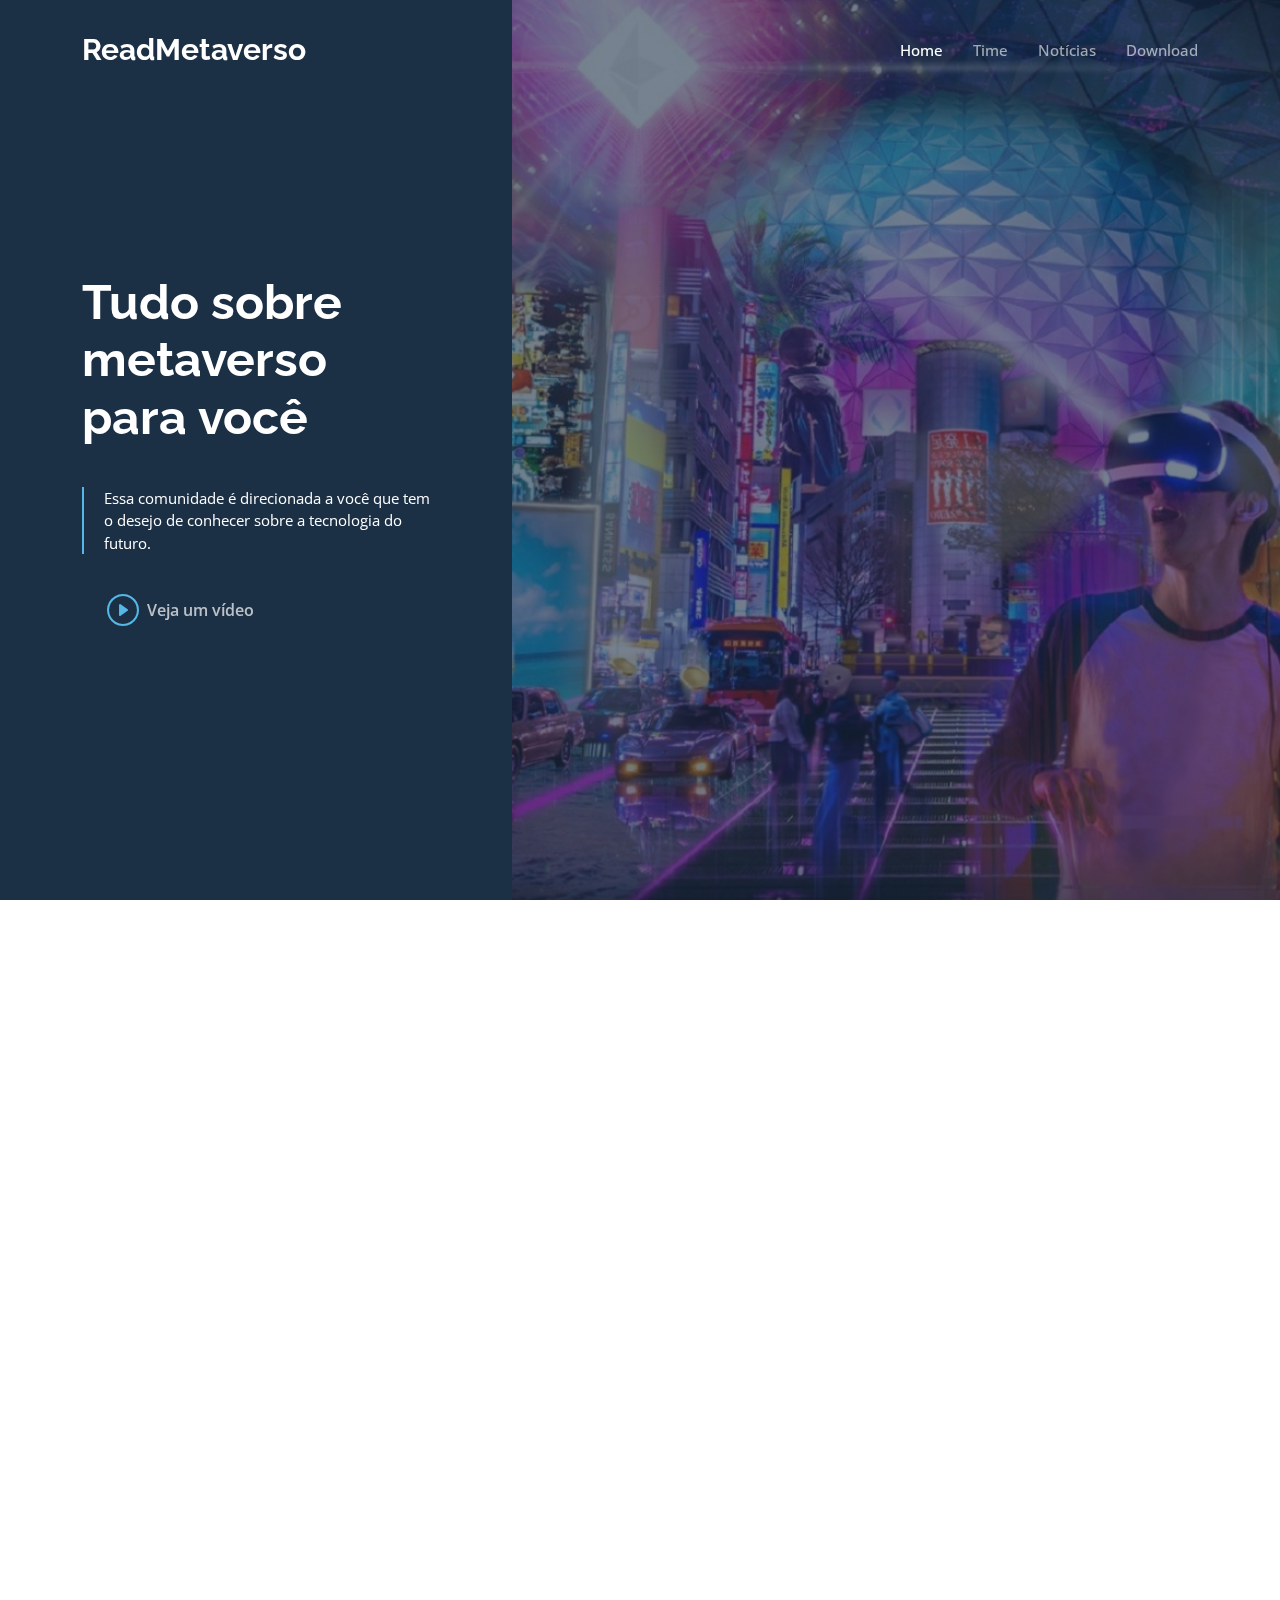
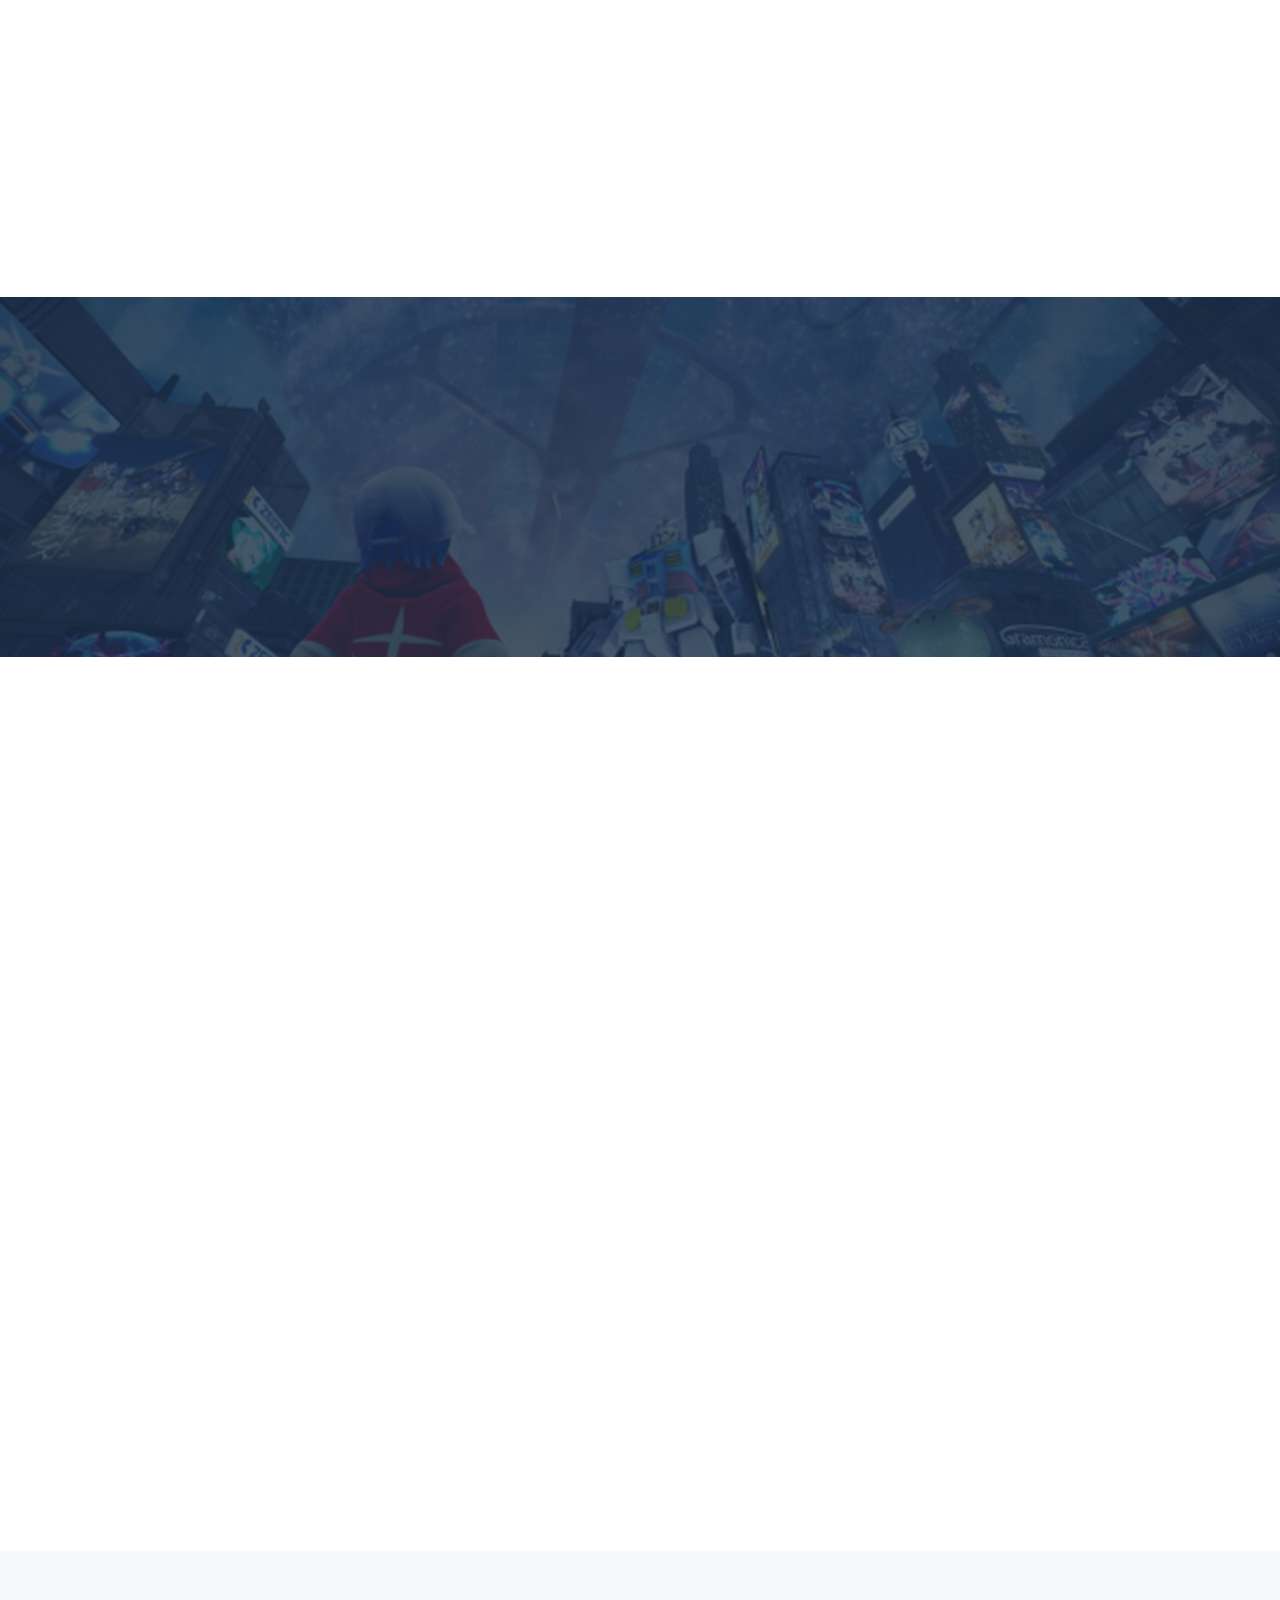
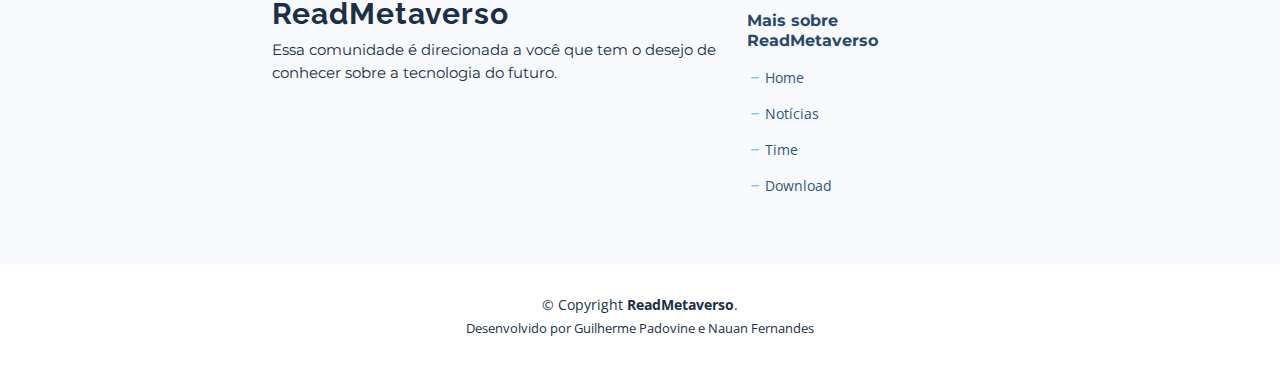
<file: index.html>
<!DOCTYPE html>
<html lang="pt-br">

<head>
  <meta charset="utf-8">
  <meta content="width=device-width, initial-scale=1.0" name="viewport">

  <title>ReadMetaverso</title>
  <meta content="" name="description">
  <meta content="" name="keywords">

  <!-- Favicons -->
  <link href="assets/img/RM_Icon.png" rel="icon">
  <link href="assets/img/RM_Icon.png" rel="apple-touch-icon">

  <!-- Google Fonts -->
  <link rel="preconnect" href="https://fonts.googleapis.com">
  <link rel="preconnect" href="https://fonts.gstatic.com" crossorigin>
  <link href="https://fonts.googleapis.com/css2?family=Open+Sans:ital,wght@0,300;0,400;0,500;0,600;0,700;1,300;1,400;1,600;1,700&family=Montserrat:ital,wght@0,300;0,400;0,500;0,600;0,700;1,300;1,400;1,500;1,600;1,700&family=Raleway:ital,wght@0,300;0,400;0,500;0,600;0,700;1,300;1,400;1,500;1,600;1,700&display=swap" rel="stylesheet">

  <!-- Vendor CSS Files -->
  <link href="assets/vendor/bootstrap/css/bootstrap.min.css" rel="stylesheet">
  <link href="assets/vendor/bootstrap-icons/bootstrap-icons.css" rel="stylesheet">
  <link href="assets/vendor/aos/aos.css" rel="stylesheet">
  <link href="assets/vendor/glightbox/css/glightbox.min.css" rel="stylesheet">
  <link href="assets/vendor/swiper/swiper-bundle.min.css" rel="stylesheet">
  <link href="assets/vendor/remixicon/remixicon.css" rel="stylesheet">

  <!-- Template Main CSS File -->
  <link href="assets/css/main.css" rel="stylesheet">

  <!-- =======================================================
  * Template Name: Nova - v1.2.0
  * Template URL: https://bootstrapmade.com/nova-bootstrap-business-template/
  * Author: BootstrapMade.com
  * License: https://bootstrapmade.com/license/
  ======================================================== -->
</head>

<body class="page-index">

  <!-- ======= Header ======= -->
  <header id="header" class="header d-flex align-items-center fixed-top">
    <div class="container-fluid container-xl d-flex align-items-center justify-content-between">

      <a href="index.html" class="logo d-flex align-items-center">
        <!-- Uncomment the line below if you also wish to use an image logo -->
        <!-- <img src="assets/img/logo.png" alt=""> -->
        <h1 class="d-flex align-items-center">ReadMetaverso</h1>
      </a>

      <i class="mobile-nav-toggle mobile-nav-show bi bi-list"></i>
      <i class="mobile-nav-toggle mobile-nav-hide d-none bi bi-x"></i>

      <nav id="navbar" class="navbar">
        <ul>
          <li><a href="index.html" class="active">Home</a></li>
          <li><a href="time.html">Time</a></li>
          <li><a href="noticias.html">Notícias</a></li>
          <li><a href="assets/downloads/Iniciação Científica Metaverso 2022.pdf" download="Iniciação Científica Metaverso 2022">Download</a></li>
        </ul>
      </nav><!-- .navbar -->

    </div>
  </header><!-- End Header -->

  <!-- ======= Hero Section ======= -->
  <section id="hero" class="hero d-flex align-items-center">
    <div class="container">
      <div class="row">
        <div class="col-xl-4">
          <h2 data-aos="fade-up">Tudo sobre metaverso para você</h2>
          <blockquote data-aos="fade-up" data-aos-delay="100">
            <p>Essa comunidade é direcionada a você que tem o desejo de conhecer sobre a tecnologia do futuro. </p>
          </blockquote>
          <div class="d-flex" data-aos="fade-up" data-aos-delay="200">
            <a href="https://www.youtube.com/watch?v=C-zkjUmZCbs" class="glightbox btn-watch-video d-flex align-items-center"><i class="bi bi-play-circle"></i><span>Veja um vídeo</span></a>
          </div>

        </div>
      </div>
    </div>
  </section><!-- End Hero Section -->

  <main id="main">

    <!-- ======= O que há de novo? Section ======= -->
    <section id="why-us" class="why-us">
      <div class="container" data-aos="fade-up">

        <div class="section-header">
          <h2>O que há de novo?</h2>
        </div>

        <div class="row g-0" data-aos="fade-up" data-aos-delay="500">

          <div class="col-xl-5 img-bg" style="background-image: url('assets/img/Realidade_virtual.png')"></div>
          <div class="col-xl-7 slides  position-relative">

            <div class="slides-1 swiper">
              <div class="swiper-wrapper">

                <div class="swiper-slide">
                  <div class="item">
                    <h3 class="mb-3">Entrar no Metaverso: quais equipamentos você precisa?</h3>
                    <h4 class="mb-3">
                      <a href="https://www.publiapps.com.br/blog/entrar-no-metaverso-quais-equipamentos/" target="_blank">Veja em Publimoblie</a>
                    </h4>
                    <p>Você chegou até aqui por ter ouvido falar do Metaverso. O Metaverso vai substituir a internet? Vamos viver no Metaverso? Qual empresa de tecnologia irá dominar o Metaverso?
                      Mas de onde...
                    </p>
                  </div>
                </div><!-- End slide item -->

                <div class="swiper-slide">
                  <div class="item">
                    <h3 class="mb-3">Metaverso e economia global: qual a relação desses dois?</h3>
                    <h4 class="mb-3">
                      <a href="https://revistacapitaleconomico.com.br/metaverso-e-economia-global-qual-a-relacao-desses-dois/" target="_blank">Veja em Capital Econômico</a>
                    </h4>
                    <p>Existem mais relações entre metaverso e economia global do que pensam muitas pessoas. Inicia-se um novo jeito de fazer negócios. Os assuntos em torno do tema “metaverso e economia global” têm ganhado os...</p>
                  </div>
                </div><!-- End slide item -->

                <div class="swiper-slide">
                  <div class="item">
                    <h3 class="mb-3">O que é metaverso? Entenda a origem do termo e saiba como entrar nesse universo virtual</h3>
                    <h4 class="mb-3">
                      <a href="https://epocanegocios.globo.com/Tudo-sobre/noticia/2022/04/o-que-e-metaverso-entenda-origem-do-termo-e-saiba-como-entrar-nesse-universo-virtual.html" target="_blank">Veja em Época Negócios</a>
                    </h4>
                    <p>Eventos de inovação, desfiles de moda, shows virtuais, produtos para avatares: nos últimos meses, ficou quase impossível não ouvir em algum momento a palavra metaverso. O termo ganhou força em...</p>
                  </div>
                </div><!-- End slide item -->

                <div class="swiper-slide">
                  <div class="item">
                    <h3 class="mb-3">Shows que já aconteceram no Metaverso.</h3>
                    <h4 class="mb-3">
                      <a href="https://canaltech.com.br/entretenimento/shows-que-ja-aconteceram-no-metaverso/" target="_blank">Veja em Canal Tech</a>
                    </h4>
                    <p>Uma das coisas mais interessantes do metaverso é a capacidade de levar arte a muitas pessoas, né? Já fazem alguns anos que grandes artistas têm explorado esse lado e pensando nisso, separei uma lista para...</p>
                  </div>
                </div><!-- End slide item -->

              </div>
              <div class="swiper-pagination"></div>
            </div>
            <div class="swiper-button-prev"></div>
            <div class="swiper-button-next"></div>
          </div>

        </div>

      </div>
    </section><!-- End Why Choose Us Section -->
    
    <!-- ======= Our Services Section ======= -->
    <section id="services-list" class="services-list">
      <div class="container" data-aos="fade-up">

        <div class="section-header">
        </div>

      </div>
    </section><!-- End Our Services Section -->

    <!-- ======= Call To Action Section ======= -->
    <section id="call-to-action" class="call-to-action">
      <div class="container" data-aos="fade-up">
        <div class="row justify-content-center">
          <div class="col-lg-6 text-center">
            <h1>
              Podemos pensar no metaverso como uma internet incorporada, onde em vez de apenas visualizar o conteúdo, você está nele. - Mark Zuckerberg
            </h1>
          </div>
        </div>

      </div>
    </section><!-- End Call To Action Section -->

    <!-- ======= Veja mais! Section ======= -->
    <section id="recent-posts" class="recent-posts">
      <div class="container" data-aos="fade-up">

        <div class="section-header">
          <h2>Veja mais! </h2>

        </div>

        <div class="row gy-5">

          <div class="col-xl-3 col-md-6" data-aos="fade-up" data-aos-delay="100">
            <div class="post-box">
              <div class="post-img"><img src="assets/img/noticia_1.jpg" class="img-fluid" alt=""></div>
              <h3 class="post-title">Metaverso: o que é a economia do mundo paralelo e como ela pode ser explorada nos próximos anos</h3>
              <p>O que será necessário para construir o metaverso — o mundo paralelo e totalmente digital que grandes corporações, como o Facebook e a Microsoft, estão tentando desenvolver? Esse universo na...</p>
              <a href="https://www.bbc.com/portuguese/internacional-59431866" target="_blank" class="readmore stretched-link"><span>Leia mais em BBC News</span><i class="bi bi-arrow-right"></i></a>
            </div>
          </div>

          <div class="col-xl-3 col-md-6" data-aos="fade-up" data-aos-delay="200">
            <div class="post-box">
              <div class="post-img"><img src="assets/img/noticia_2.jpg" class="img-fluid" alt=""></div>
              <h3 class="post-title">Metaverso: 80% dos brasileiros nunca acessaram os mundos virtuais</h3>
              <br>
              <p>Uma pesquisa realizada pela Toluna, empresa de pesquisa patrocinadas que oferece recompensas por respostas, apontou que apenas 20% dos brasileiros já acessaram o metaverso. Ou seja, 80% da população brasileira ainda não...</p>
              <a href="https://br.financas.yahoo.com/news/metaverso-80-dos-brasileiros-nunca-acessaram-os-mundos-virtual-111221973.html?guce_referrer=aHR0cHM6Ly93d3cuZ29vZ2xlLmNvbS8&guce_referrer_sig=AQAAAJLI44MkF62LX2m-ZipF_O3JuXraUen2MijVf86IiP_eLbu17LCNFNVO5F2CRx7QnzYcJooE8K" target="_blank" class="readmore stretched-link"><span>Leia mais em Yahoo Finanças</span><i class="bi bi-arrow-right"></i></a>
            </div>
          </div>

          <div class="col-xl-3 col-md-6" data-aos="fade-up" data-aos-delay="300">
            <div class="post-box">
              <div class="post-img"><img src="assets/img/noticia_3.jpg" class="img-fluid" alt=""></div>
              <br>
              <h3 class="post-title">Qual a origem do Metaverso?</h3>
              <br>
              <br>
              <p>Você talvez já tenha ouvido falar de metaverso por aí, né? É um assunto constante nas rodas de conversa de amantes de tecnologia e é reflexo da revolução que a internet trouxe, mas, você sabe a origem da...</p>
              <a href="https://canaltech.com.br/inovacao/qual-a-origem-do-metaverso/" target="_blank" class="readmore stretched-link"><span>Leia mais em Canal Tech</span><i class="bi bi-arrow-right"></i></a>
            </div>
          </div>

          <div class="col-xl-3 col-md-6" data-aos="fade-up" data-aos-delay="400">
            <div class="post-box">
              <div class="post-img"><img src="assets/img/noticia_4.jpg" class="img-fluid" alt=""></div>
              <h3 class="post-title">Metaverso: o lugar onde a realidade física e a virtual se associam</h3>
              <p>Em um mundo cada vez mais digital, a linha que separa o real do virtual é cada vez mais difusa. E será mais ainda se o metaverso se tornar realidade. O objetivo de Mark Zuckerberg, fundador do Facebook, e de outros grandes líderes tecnológicos é criar uma...</p>
              <a href="https://www.iberdrola.com/inovacao/metaverso#:~:text=O%20conceito%20de%20metaverso%20apareceu,e%20convergente%20com%20a%20realidade" target="_blank" class="readmore stretched-link"><span>Leia mais em Iberdrola</span><i class="bi bi-arrow-right"></i></a>
            </div>
          </div>

        </div>

      </div>
    </section><!-- End Recent Blog Posts Section -->

  </main><!-- End #main -->

  <!-- ======= Footer ======= -->
  <footer id="footer" class="footer">

    <div class="footer-content">
      <div class="container">
        <div class="row gy-4">  
          
          <div class="col-lg-2 col-6 footer-links">
          </div>
          
          <div class="col-lg-5 col-md-12 footer-info">
            <a href="index.html" class="logo d-flex align-items-center">
              <span>ReadMetaverso</span>
            </a>
            <p>Essa comunidade é direcionada a você que tem o desejo de conhecer sobre a tecnologia do futuro.</p>
          </div>

          <div class="col-lg-2 col-6 footer-links">
            <h4>Mais sobre ReadMetaverso</h4>
            <ul>
              <li><i class="bi bi-dash"></i> <a href="index.html">Home</a></li>
              <li><i class="bi bi-dash"></i> <a href="noticias.html">Notícias</a></li>
              <li><i class="bi bi-dash"></i> <a href="time.html">Time</a></li>
              <li><i class="bi bi-dash"></i> <a href="assets/downloads/Iniciação Científica Metaverso 2022.pdf" download="Iniciação Científica Metaverso 2022">Download</a></li>
            </ul>
          </div>

        </div>
      </div>
    </div>

    <div class="footer-legal">
      <div class="container">
        <div class="copyright">
          &copy; Copyright <strong><span>ReadMetaverso</span></strong>.
        </div>
        <div class="credits">
          Desenvolvido por Guilherme Padovine e Nauan Fernandes
        </div>
      </div>
    </div>
  </footer><!-- End Footer -->
  <!-- End Footer -->

  <a href="#" class="scroll-top d-flex align-items-center justify-content-center"><i class="bi bi-arrow-up-short"></i></a>

  <div id="preloader"></div>

  <!-- Vendor JS Files -->
  <script src="assets/vendor/bootstrap/js/bootstrap.bundle.min.js"></script>
  <script src="assets/vendor/aos/aos.js"></script>
  <script src="assets/vendor/glightbox/js/glightbox.min.js"></script>
  <script src="assets/vendor/swiper/swiper-bundle.min.js"></script>
  <script src="assets/vendor/isotope-layout/isotope.pkgd.min.js"></script>
  <script src="assets/vendor/php-email-form/validate.js"></script>

  <!-- Template Main JS File -->
  <script src="assets/js/main.js"></script>

</body>

</html>
</file>
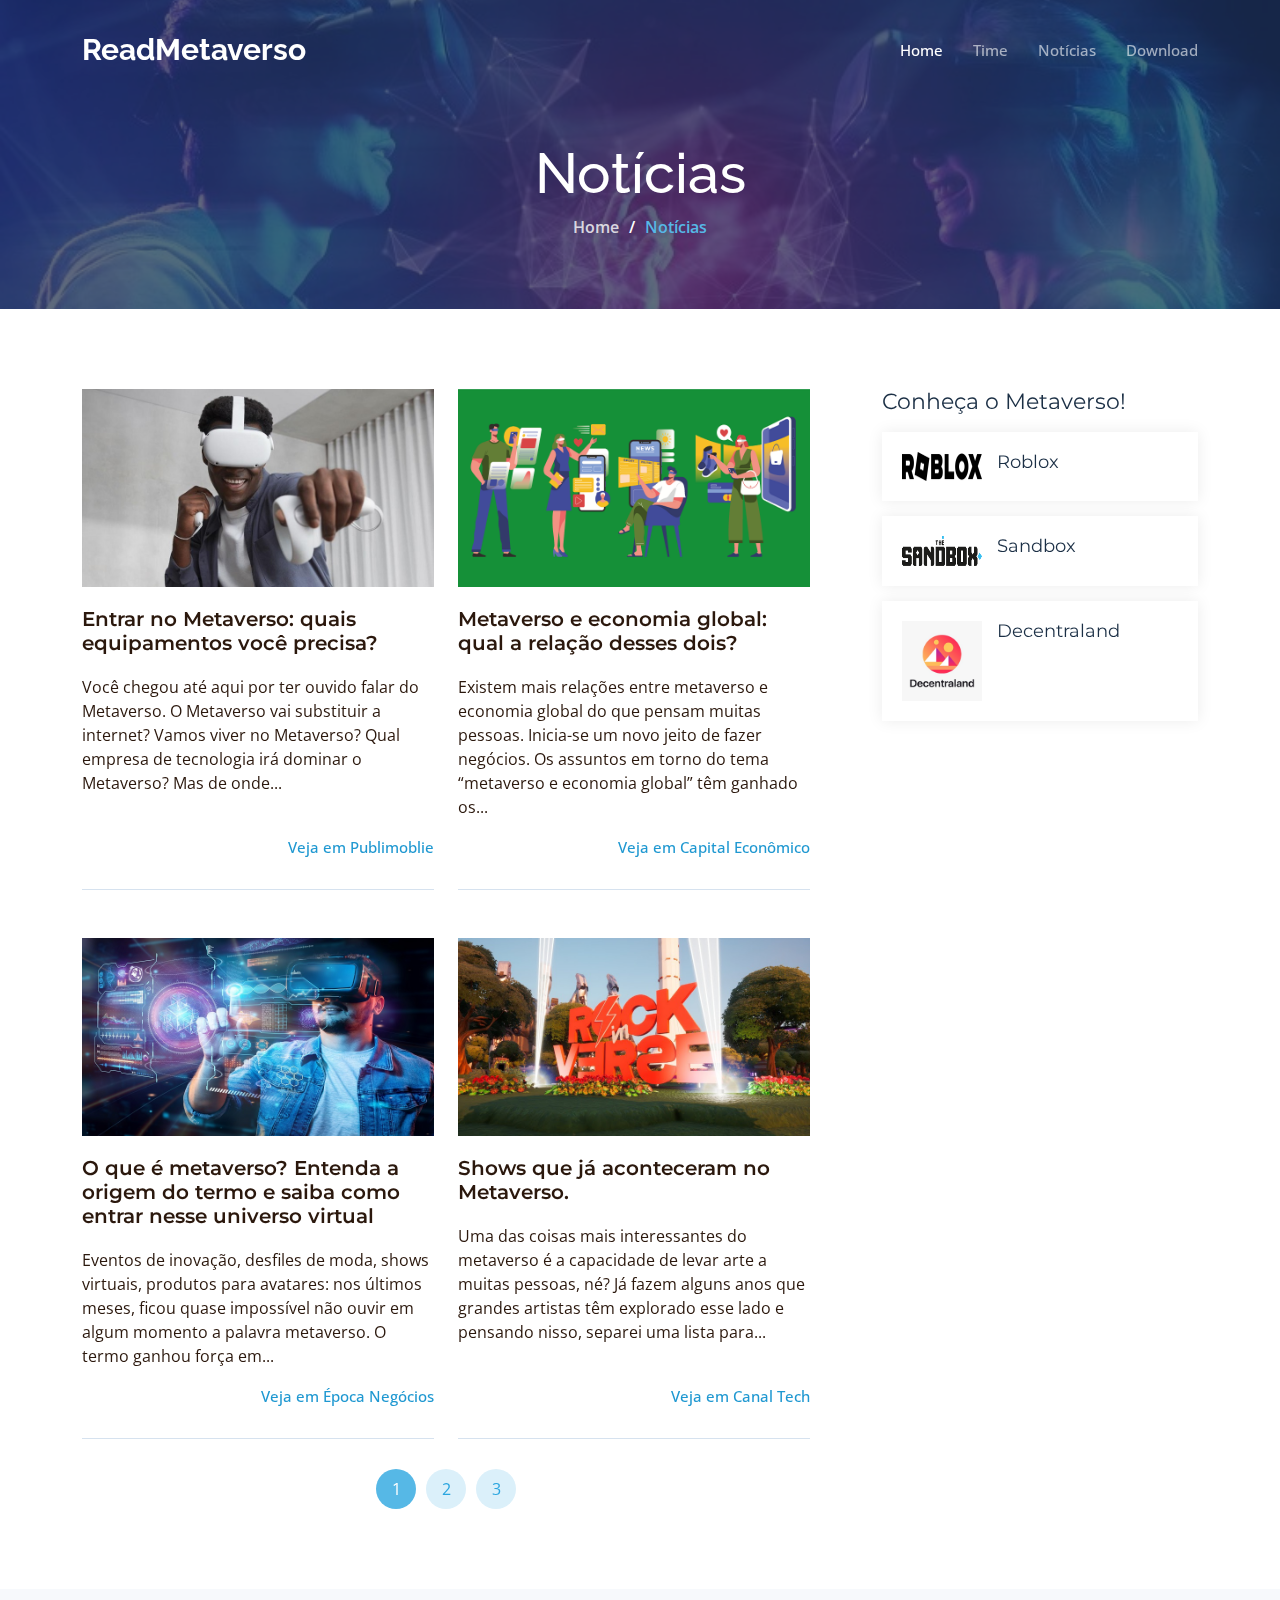
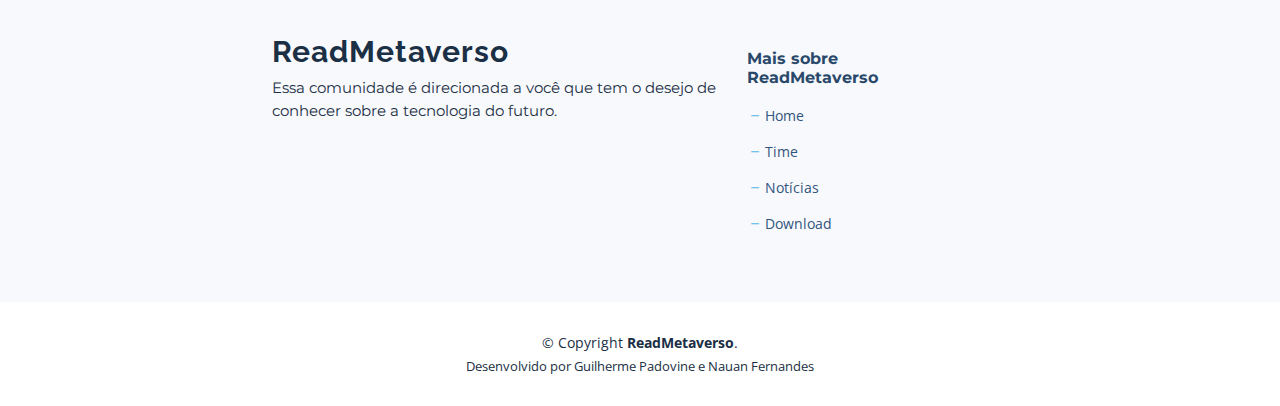
<file: noticias.html>
<!DOCTYPE html>
<html lang="pt-br">

<head>
  <meta charset="utf-8">
  <meta content="width=device-width, initial-scale=1.0" name="viewport">

  <title>Notícias - ReadMetaverso</title>
  <meta content="" name="description">
  <meta content="" name="keywords">

  <!-- Favicons -->
  <link href="assets/img/RM_Icon.png" rel="icon">
  <link href="assets/img/RM_Icon.png" rel="apple-touch-icon">

  <!-- Google Fonts -->
  <link rel="preconnect" href="https://fonts.googleapis.com">
  <link rel="preconnect" href="https://fonts.gstatic.com" crossorigin>
  <link href="https://fonts.googleapis.com/css2?family=Open+Sans:ital,wght@0,300;0,400;0,500;0,600;0,700;1,300;1,400;1,600;1,700&family=Montserrat:ital,wght@0,300;0,400;0,500;0,600;0,700;1,300;1,400;1,500;1,600;1,700&family=Raleway:ital,wght@0,300;0,400;0,500;0,600;0,700;1,300;1,400;1,500;1,600;1,700&display=swap" rel="stylesheet">

  <!-- Vendor CSS Files -->
  <link href="assets/vendor/bootstrap/css/bootstrap.min.css" rel="stylesheet">
  <link href="assets/vendor/bootstrap-icons/bootstrap-icons.css" rel="stylesheet">
  <link href="assets/vendor/aos/aos.css" rel="stylesheet">
  <link href="assets/vendor/glightbox/css/glightbox.min.css" rel="stylesheet">
  <link href="assets/vendor/swiper/swiper-bundle.min.css" rel="stylesheet">
  <link href="assets/vendor/remixicon/remixicon.css" rel="stylesheet">

  <!-- Template Main CSS File -->
  <link href="assets/css/main.css" rel="stylesheet">

  <!-- =======================================================
  * Template Name: Nova - v1.2.0
  * Template URL: https://bootstrapmade.com/nova-bootstrap-business-template/
  * Author: BootstrapMade.com
  * License: https://bootstrapmade.com/license/
  ======================================================== -->
</head>

<body class="page-blog">

  <!-- ======= Header ======= -->
  <header id="header" class="header d-flex align-items-center fixed-top">
    <div class="container-fluid container-xl d-flex align-items-center justify-content-between">

      <a href="index.html" class="logo d-flex align-items-center">
        <!-- Uncomment the line below if you also wish to use an image logo -->
        <!-- <img src="assets/img/logo.png" alt=""> -->
        <h1 class="d-flex align-items-center">ReadMetaverso</h1>
      </a>

      <i class="mobile-nav-toggle mobile-nav-show bi bi-list"></i>
      <i class="mobile-nav-toggle mobile-nav-hide d-none bi bi-x"></i>

      <nav id="navbar" class="navbar">
        <ul>
          <li><a href="index.html" class="active">Home</a></li>
          <li><a href="time.html">Time</a></li>
          <li><a href="noticias.html">Notícias</a></li>
          <li><a href="assets/downloads/Iniciação Científica Metaverso 2022.pdf" download="Iniciação Científica Metaverso 2022">Download</a></li>
        </ul>
      </nav><!-- .navbar -->

    </div>
  </header><!-- End Header -->

  <main id="main">

    <!-- ======= Breadcrumbs ======= -->
    <div class="breadcrumbs d-flex align-items-center" style="background-image: url('assets/img/fundo_noticias.jpg');">
      <div class="container position-relative d-flex flex-column align-items-center">

        <h2>Notícias</h2>
        <ol>
          <li><a href="index.html">Home</a></li>
          <li>Notícias</li>
        </ol>

      </div>
    </div><!-- End Breadcrumbs -->

    <!-- ======= Blog Section ======= -->
    <section id="blog" class="blog">
      <div class="container" data-aos="fade-up">

        <div class="row g-5">

          <div class="col-lg-8" data-aos="fade-up" data-aos-delay="200">

            <div class="row gy-5 posts-list">

              <div class="col-lg-6">
                <article class="d-flex flex-column">

                  <div class="post-img">
                    <img src="assets/img/noticias/noticia_1.jpg" alt="" class="img-fluid">
                  </div>

                  <h2 class="title">
                    Entrar no Metaverso: quais equipamentos você precisa?
                  </h2>

                  <div class="content">
                    <p>
                      Você chegou até aqui por ter ouvido falar do Metaverso. O Metaverso vai substituir a internet? Vamos viver no Metaverso? Qual empresa de tecnologia irá dominar o Metaverso?
                      Mas de onde...
                    </p>
                  </div>

                  <div class="read-more mt-auto align-self-end">
                    <a href="https://www.publiapps.com.br/blog/entrar-no-metaverso-quais-equipamentos/" target="_blank">Veja em Publimoblie</a>
                  </div>

                </article>
              </div><!-- End post list item -->

              <div class="col-lg-6">
                <article class="d-flex flex-column">

                  <div class="post-img">
                    <img src="assets/img/noticias/noticia_2.png" alt="" class="img-fluid">
                  </div>

                  <h2 class="title">
                    Metaverso e economia global: qual a relação desses dois?
                  </h2>

                  <div class="content">
                    <p>
                      Existem mais relações entre metaverso e economia global do que pensam muitas pessoas. Inicia-se um novo jeito de fazer negócios. Os assuntos em torno do tema “metaverso e economia global” têm ganhado os...
                    </p>
                  </div>

                  <div class="read-more mt-auto align-self-end">
                    <a href="https://revistacapitaleconomico.com.br/metaverso-e-economia-global-qual-a-relacao-desses-dois/" target="_blank">Veja em Capital Econômico</a>
                  </div>

                </article>
              </div><!-- End post list item -->

              <div class="col-lg-6">
                <article class="d-flex flex-column">

                  <div class="post-img">
                    <img src="assets/img/noticias/noticia_3.jpg" alt="" class="img-fluid">
                  </div>

                  <h2 class="title">
                    O que é metaverso? Entenda a origem do termo e saiba como entrar nesse universo virtual
                  </h2>

                  <div class="content">
                    <p>
                      Eventos de inovação, desfiles de moda, shows virtuais, produtos para avatares: nos últimos meses, ficou quase impossível não ouvir em algum momento a palavra metaverso. O termo ganhou força em...
                    </p>
                  </div>

                  <div class="read-more mt-auto align-self-end">
                    <a href="https://epocanegocios.globo.com/Tudo-sobre/noticia/2022/04/o-que-e-metaverso-entenda-origem-do-termo-e-saiba-como-entrar-nesse-universo-virtual.html" target="_blank">Veja em Época Negócios</a>
                  </div>

                </article>
              </div><!-- End post list item -->

              <div class="col-lg-6">
                <article class="d-flex flex-column">

                  <div class="post-img">
                    <img src="assets/img/noticias/noticia_4.jpg" alt="" class="img-fluid">
                  </div>

                  <h2 class="title">
                    Shows que já aconteceram no Metaverso.
                  </h2>

                  <div class="content">
                    <p>
                      Uma das coisas mais interessantes do metaverso é a capacidade de levar arte a muitas pessoas, né? Já fazem alguns anos que grandes artistas têm explorado esse lado e pensando nisso, separei uma lista para...
                    </p>
                  </div>

                  <div class="read-more mt-auto align-self-end">
                    <a href="https://canaltech.com.br/entretenimento/shows-que-ja-aconteceram-no-metaverso/" target="_blank">Veja em Canal Tech</a>
                  </div>

                </article>
              </div><!-- End post list item -->

            </div><!-- End blog posts list -->

            <div class="blog-pagination">
              <ul class="justify-content-center">
                <li class="active"><a href="noticias.html">1</a></li>
                <li><a href="noticias_2.html">2</a></li>
                <li><a href="noticias_3.html">3</a></li>
              </ul>
            </div><!-- End blog pagination -->

          </div>

          <div class="col-lg-4" data-aos="fade-up" data-aos-delay="400">

            <div class="sidebar ps-lg-4">

              <div class="sidebar-item recent-posts">
                <h3 class="sidebar-title">Conheça o Metaverso!</h3>

                <div class="mt-3">

                  <div class="post-item mt-3">
                    <img src="assets/img/roblox.png" alt="" class="flex-shrink-0">
                    <div>
                      <h4><a href="https://www.roblox.com/" target="_blank">Roblox</a></h4>
                    </div>
                  </div><!-- End recent post item-->

                  <div class="post-item">
                    <img src="assets/img/sandbox.png" alt="" class="flex-shrink-0">
                    <div>
                      <h4><a href="https://www.sandbox.game/pt/" target="_blank">Sandbox</a></h4>
                    </div>
                  </div><!-- End recent post item-->

                  <div class="post-item">
                    <img src="assets/img/decentraland.jpg" alt="" class="flex-shrink-0">
                    <div>
                      <h4><a href="https://decentraland.org/" target="_blank">Decentraland</a></h4>
                    </div>
                  </div><!-- End recent post item-->  

                </div>

              </div><!-- End sidebar recent posts-->

            </div><!-- End Blog Sidebar -->

          </div>

        </div>

      </div>
    </section><!-- End Blog Section -->

  </main><!-- End #main -->

  <!-- ======= Footer ======= -->
  <footer id="footer" class="footer">

    <div class="footer-content">
      <div class="container">
        <div class="row gy-4">  
          
          <div class="col-lg-2 col-6 footer-links">
          </div>
          
          <div class="col-lg-5 col-md-12 footer-info">
            <a href="index.html" class="logo d-flex align-items-center">
              <span>ReadMetaverso</span>
            </a>
            <p>Essa comunidade é direcionada a você que tem o desejo de conhecer sobre a tecnologia do futuro.</p>
          </div>

          <div class="col-lg-2 col-6 footer-links">
            <h4>Mais sobre ReadMetaverso</h4>
            <ul>
              <li><i class="bi bi-dash"></i> <a href="index.html">Home</a></li>
              <li><i class="bi bi-dash"></i> <a href="time.html">Time</a></li>
              <li><i class="bi bi-dash"></i> <a href="noticias.html">Notícias</a></li>
              <li><i class="bi bi-dash"></i> <a href="assets/downloads/Iniciação Científica Metaverso 2022.pdf" download="Iniciação Científica Metaverso 2022">Download</a></li>
            </ul>
          </div>

        </div>
      </div>
    </div>

    <div class="footer-legal">
      <div class="container">
        <div class="copyright">
          &copy; Copyright <strong><span>ReadMetaverso</span></strong>.
        </div>
        <div class="credits">
          Desenvolvido por Guilherme Padovine e Nauan Fernandes
        </div>
      </div>
    </div>
  </footer><!-- End Footer -->
  <!-- End Footer -->

  <a href="#" class="scroll-top d-flex align-items-center justify-content-center"><i class="bi bi-arrow-up-short"></i></a>

  <div id="preloader"></div>

  <!-- Vendor JS Files -->
  <script src="assets/vendor/bootstrap/js/bootstrap.bundle.min.js"></script>
  <script src="assets/vendor/aos/aos.js"></script>
  <script src="assets/vendor/glightbox/js/glightbox.min.js"></script>
  <script src="assets/vendor/swiper/swiper-bundle.min.js"></script>
  <script src="assets/vendor/isotope-layout/isotope.pkgd.min.js"></script>
  <script src="assets/vendor/php-email-form/validate.js"></script>

  <!-- Template Main JS File -->
  <script src="assets/js/main.js"></script>

</body>

</html>
</file>
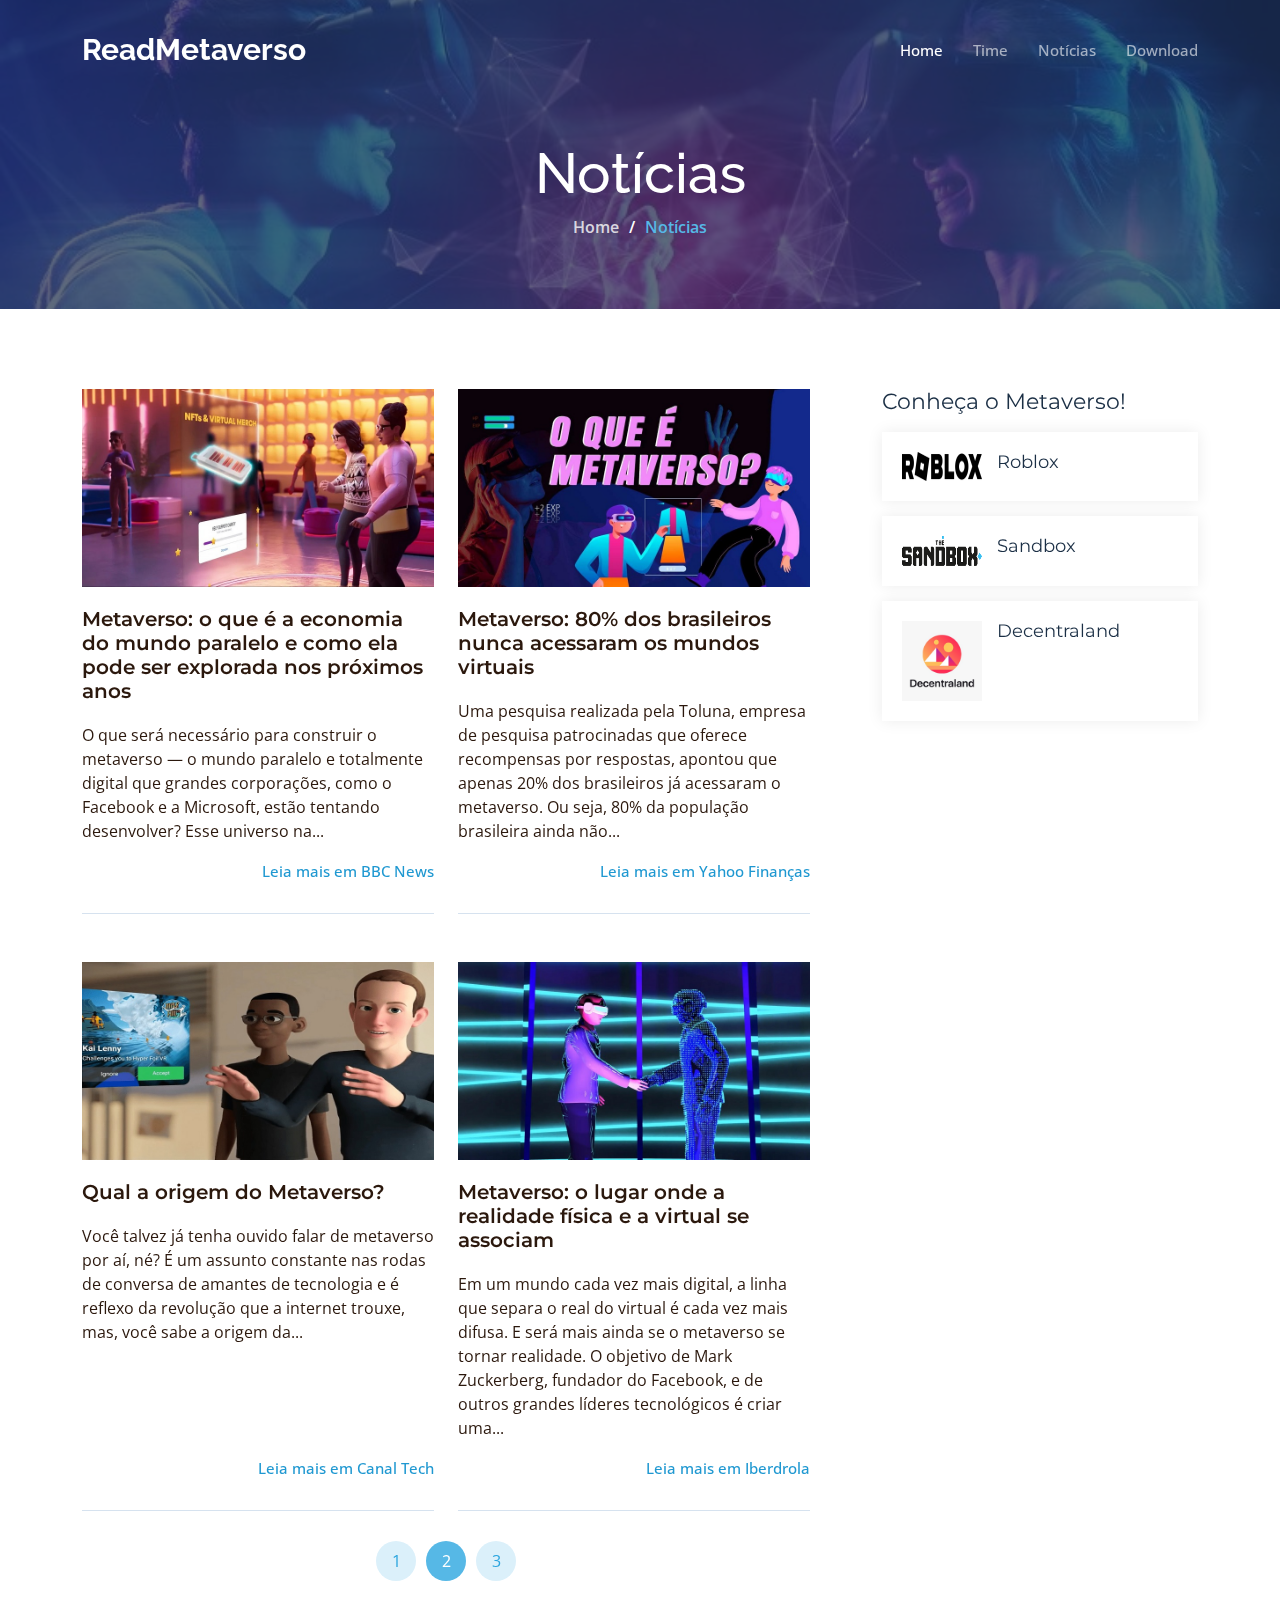
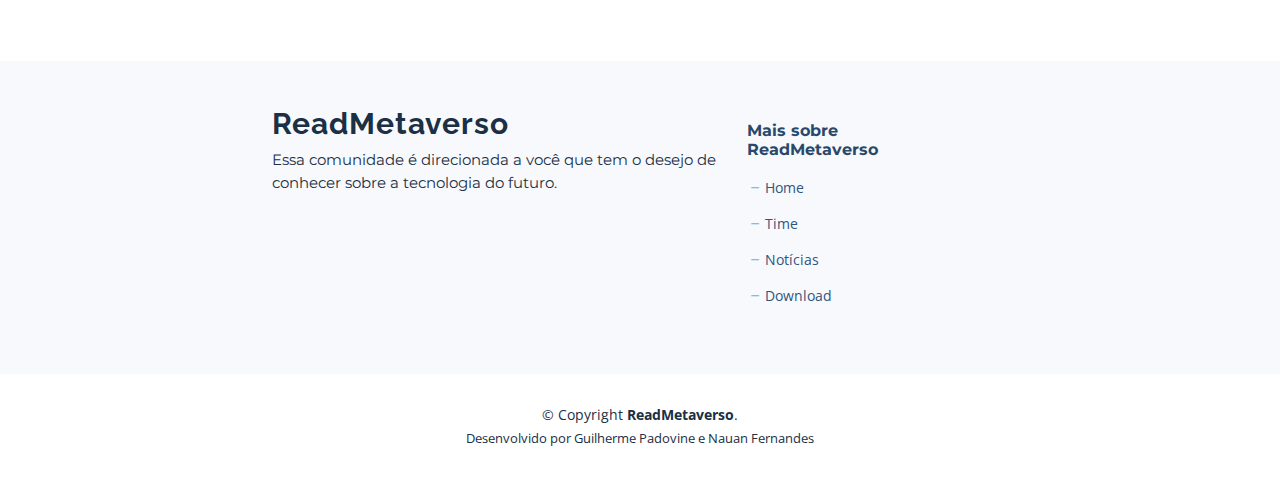
<file: noticias_2.html>
<!DOCTYPE html>
<html lang="pt-br">

<head>
  <meta charset="utf-8">
  <meta content="width=device-width, initial-scale=1.0" name="viewport">

  <title>Notícias - ReadMetaverso</title>
  <meta content="" name="description">
  <meta content="" name="keywords">

  <!-- Favicons -->
  <link href="assets/img/RM_Icon.png" rel="icon">
  <link href="assets/img/RM_Icon.png" rel="apple-touch-icon">

  <!-- Google Fonts -->
  <link rel="preconnect" href="https://fonts.googleapis.com">
  <link rel="preconnect" href="https://fonts.gstatic.com" crossorigin>
  <link href="https://fonts.googleapis.com/css2?family=Open+Sans:ital,wght@0,300;0,400;0,500;0,600;0,700;1,300;1,400;1,600;1,700&family=Montserrat:ital,wght@0,300;0,400;0,500;0,600;0,700;1,300;1,400;1,500;1,600;1,700&family=Raleway:ital,wght@0,300;0,400;0,500;0,600;0,700;1,300;1,400;1,500;1,600;1,700&display=swap" rel="stylesheet">

  <!-- Vendor CSS Files -->
  <link href="assets/vendor/bootstrap/css/bootstrap.min.css" rel="stylesheet">
  <link href="assets/vendor/bootstrap-icons/bootstrap-icons.css" rel="stylesheet">
  <link href="assets/vendor/aos/aos.css" rel="stylesheet">
  <link href="assets/vendor/glightbox/css/glightbox.min.css" rel="stylesheet">
  <link href="assets/vendor/swiper/swiper-bundle.min.css" rel="stylesheet">
  <link href="assets/vendor/remixicon/remixicon.css" rel="stylesheet">

  <!-- Template Main CSS File -->
  <link href="assets/css/main.css" rel="stylesheet">

  <!-- =======================================================
  * Template Name: Nova - v1.2.0
  * Template URL: https://bootstrapmade.com/nova-bootstrap-business-template/
  * Author: BootstrapMade.com
  * License: https://bootstrapmade.com/license/
  ======================================================== -->
</head>

<body class="page-blog">

  <!-- ======= Header ======= -->
  <header id="header" class="header d-flex align-items-center fixed-top">
    <div class="container-fluid container-xl d-flex align-items-center justify-content-between">

      <a href="index.html" class="logo d-flex align-items-center">
        <!-- Uncomment the line below if you also wish to use an image logo -->
        <!-- <img src="assets/img/logo.png" alt=""> -->
        <h1 class="d-flex align-items-center">ReadMetaverso</h1>
      </a>

      <i class="mobile-nav-toggle mobile-nav-show bi bi-list"></i>
      <i class="mobile-nav-toggle mobile-nav-hide d-none bi bi-x"></i>

      <nav id="navbar" class="navbar">
        <ul>
          <li><a href="index.html" class="active">Home</a></li>
          <li><a href="time.html">Time</a></li>
          <li><a href="noticias.html">Notícias</a></li>
          <li><a href="assets/downloads/Iniciação Científica Metaverso 2022.pdf" download="Iniciação Científica Metaverso 2022">Download</a></li>
        </ul>
      </nav><!-- .navbar -->

    </div>
  </header><!-- End Header -->

  <main id="main">

    <!-- ======= Breadcrumbs ======= -->
    <div class="breadcrumbs d-flex align-items-center" style="background-image: url('assets/img/fundo_noticias.jpg');">
      <div class="container position-relative d-flex flex-column align-items-center">

        <h2>Notícias</h2>
        <ol>
          <li><a href="index.html">Home</a></li>
          <li>Notícias</li>
        </ol>

      </div>
    </div><!-- End Breadcrumbs -->

    <!-- ======= Blog Section ======= -->
    <section id="blog" class="blog">
      <div class="container" data-aos="fade-up">

        <div class="row g-5">

          <div class="col-lg-8" data-aos="fade-up" data-aos-delay="200">

            <div class="row gy-5 posts-list">

              <div class="col-lg-6">
                <article class="d-flex flex-column">

                  <div class="post-img">
                    <img src="assets/img/noticias/noticia_5.jpg" alt="" class="img-fluid">
                  </div>

                  <h2 class="title">
                    Metaverso: o que é a economia do mundo paralelo e como ela pode ser explorada nos próximos anos
                  </h2>

                  <div class="content">
                    <p>
                      O que será necessário para construir o metaverso — o mundo paralelo e totalmente digital que grandes corporações, como o Facebook e a Microsoft, estão tentando desenvolver? Esse universo na...
                    </p>
                  </div>

                  <div class="read-more mt-auto align-self-end">
                    <a href="https://www.bbc.com/portuguese/internacional-59431866" target="_blank">Leia mais em BBC News</a>
                  </div>

                </article>
              </div><!-- End post list item -->

              <div class="col-lg-6">
                <article class="d-flex flex-column">

                  <div class="post-img">
                    <img src="assets/img/noticias/noticia_6.jpg" alt="" class="img-fluid">
                  </div>

                  <h2 class="title">
                    Metaverso: 80% dos brasileiros nunca acessaram os mundos virtuais
                  </h2>

                  <div class="content">
                    <p>
                      Uma pesquisa realizada pela Toluna, empresa de pesquisa patrocinadas que oferece recompensas por respostas, apontou que apenas 20% dos brasileiros já acessaram o metaverso. Ou seja, 80% da população brasileira ainda não...
                    </p>
                  </div>

                  <div class="read-more mt-auto align-self-end">
                    <a href="https://br.financas.yahoo.com/news/metaverso-80-dos-brasileiros-nunca-acessaram-os-mundos-virtual-111221973.html?guce_referrer=aHR0cHM6Ly93d3cuZ29vZ2xlLmNvbS8&guce_referrer_sig=AQAAAJLI44MkF62LX2m-ZipF_O3JuXraUen2MijVf86IiP_eLbu17LCNFNVO5F2CRx7QnzYcJooE8K" target="_blank">Leia mais em Yahoo Finanças</a>
                  </div>

                </article>
              </div><!-- End post list item -->

              <div class="col-lg-6">
                <article class="d-flex flex-column">

                  <div class="post-img">
                    <img src="assets/img/noticias/noticia_7.jpg" alt="" class="img-fluid">
                  </div>

                  <h2 class="title">
                    Qual a origem do Metaverso?
                  </h2>

                  <div class="content">
                    <p>
                      Você talvez já tenha ouvido falar de metaverso por aí, né? É um assunto constante nas rodas de conversa de amantes de tecnologia e é reflexo da revolução que a internet trouxe, mas, você sabe a origem da...
                    </p>
                  </div>

                  <div class="read-more mt-auto align-self-end">
                    <a href="https://canaltech.com.br/inovacao/qual-a-origem-do-metaverso/" target="_blank">Leia mais em Canal Tech</a>
                  </div>

                </article>
              </div><!-- End post list item -->

              <div class="col-lg-6">
                <article class="d-flex flex-column">

                  <div class="post-img">
                    <img src="assets/img/noticias/noticia_8.jpg" alt="" class="img-fluid">
                  </div>

                  <h2 class="title">
                    Metaverso: o lugar onde a realidade física e a virtual se associam
                  </h2>

                  <div class="content">
                    <p>
                      Em um mundo cada vez mais digital, a linha que separa o real do virtual é cada vez mais difusa. E será mais ainda se o metaverso se tornar realidade. O objetivo de Mark Zuckerberg, fundador do Facebook, e de outros grandes líderes tecnológicos é criar uma...
                    </p>
                  </div>

                  <div class="read-more mt-auto align-self-end">
                    <a href="https://www.iberdrola.com/inovacao/metaverso#:~:text=O%20conceito%20de%20metaverso%20apareceu,e%20convergente%20com%20a%20realidade" target="_blank">Leia mais em Iberdrola</a>
                  </div>

                </article>
              </div><!-- End post list item -->

            </div><!-- End blog posts list -->

            <div class="blog-pagination">
              <ul class="justify-content-center">
                <li><a href="noticias.html">1</a></li>
                <li class="active"><a href="noticias_2.html">2</a></li>
                <li><a href="noticias_3.html">3</a></li>
              </ul>
            </div><!-- End blog pagination -->

          </div>

          <div class="col-lg-4" data-aos="fade-up" data-aos-delay="400">

            <div class="sidebar ps-lg-4">

              <div class="sidebar-item recent-posts">
                <h3 class="sidebar-title">Conheça o Metaverso!</h3>

                <div class="mt-3">

                  <div class="post-item mt-3">
                    <img src="assets/img/roblox.png" alt="" class="flex-shrink-0">
                    <div>
                      <h4><a href="https://www.roblox.com/" target="_blank">Roblox</a></h4>
                    </div>
                  </div><!-- End recent post item-->

                  <div class="post-item">
                    <img src="assets/img/sandbox.png" alt="" class="flex-shrink-0">
                    <div>
                      <h4><a href="https://www.sandbox.game/pt/" target="_blank">Sandbox</a></h4>
                    </div>
                  </div><!-- End recent post item-->

                  <div class="post-item">
                    <img src="assets/img/decentraland.jpg" alt="" class="flex-shrink-0">
                    <div>
                      <h4><a href="https://decentraland.org/" target="_blank">Decentraland</a></h4>
                    </div>
                  </div><!-- End recent post item-->  

                </div>

              </div><!-- End sidebar recent posts-->

            </div><!-- End Blog Sidebar -->

          </div>

        </div>

      </div>
    </section><!-- End Blog Section -->

  </main><!-- End #main -->

  <footer id="footer" class="footer">

    <div class="footer-content">
      <div class="container">
        <div class="row gy-4">  
          
          <div class="col-lg-2 col-6 footer-links">
          </div>
          
          <div class="col-lg-5 col-md-12 footer-info">
            <a href="index.html" class="logo d-flex align-items-center">
              <span>ReadMetaverso</span>
            </a>
            <p>Essa comunidade é direcionada a você que tem o desejo de conhecer sobre a tecnologia do futuro.</p>
          </div>

          <div class="col-lg-2 col-6 footer-links">
            <h4>Mais sobre ReadMetaverso</h4>
            <ul>
              <li><i class="bi bi-dash"></i> <a href="index.html">Home</a></li>
              <li><i class="bi bi-dash"></i> <a href="time.html">Time</a></li>
              <li><i class="bi bi-dash"></i> <a href="noticias.html">Notícias</a></li>
              <li><i class="bi bi-dash"></i> <a href="assets/downloads/Iniciação Científica Metaverso 2022.pdf" download="Iniciação Científica Metaverso 2022">Download</a></li>
            </ul>
          </div>

        </div>
      </div>
    </div>

    <div class="footer-legal">
      <div class="container">
        <div class="copyright">
          &copy; Copyright <strong><span>ReadMetaverso</span></strong>.
        </div>
        <div class="credits">
          Desenvolvido por Guilherme Padovine e Nauan Fernandes
        </div>
      </div>
    </div>
  </footer><!-- End Footer -->
  <!-- End Footer -->

  <a href="#" class="scroll-top d-flex align-items-center justify-content-center"><i class="bi bi-arrow-up-short"></i></a>

  <div id="preloader"></div>

  <!-- Vendor JS Files -->
  <script src="assets/vendor/bootstrap/js/bootstrap.bundle.min.js"></script>
  <script src="assets/vendor/aos/aos.js"></script>
  <script src="assets/vendor/glightbox/js/glightbox.min.js"></script>
  <script src="assets/vendor/swiper/swiper-bundle.min.js"></script>
  <script src="assets/vendor/isotope-layout/isotope.pkgd.min.js"></script>
  <script src="assets/vendor/php-email-form/validate.js"></script>

  <!-- Template Main JS File -->
  <script src="assets/js/main.js"></script>

</body>

</html>
</file>
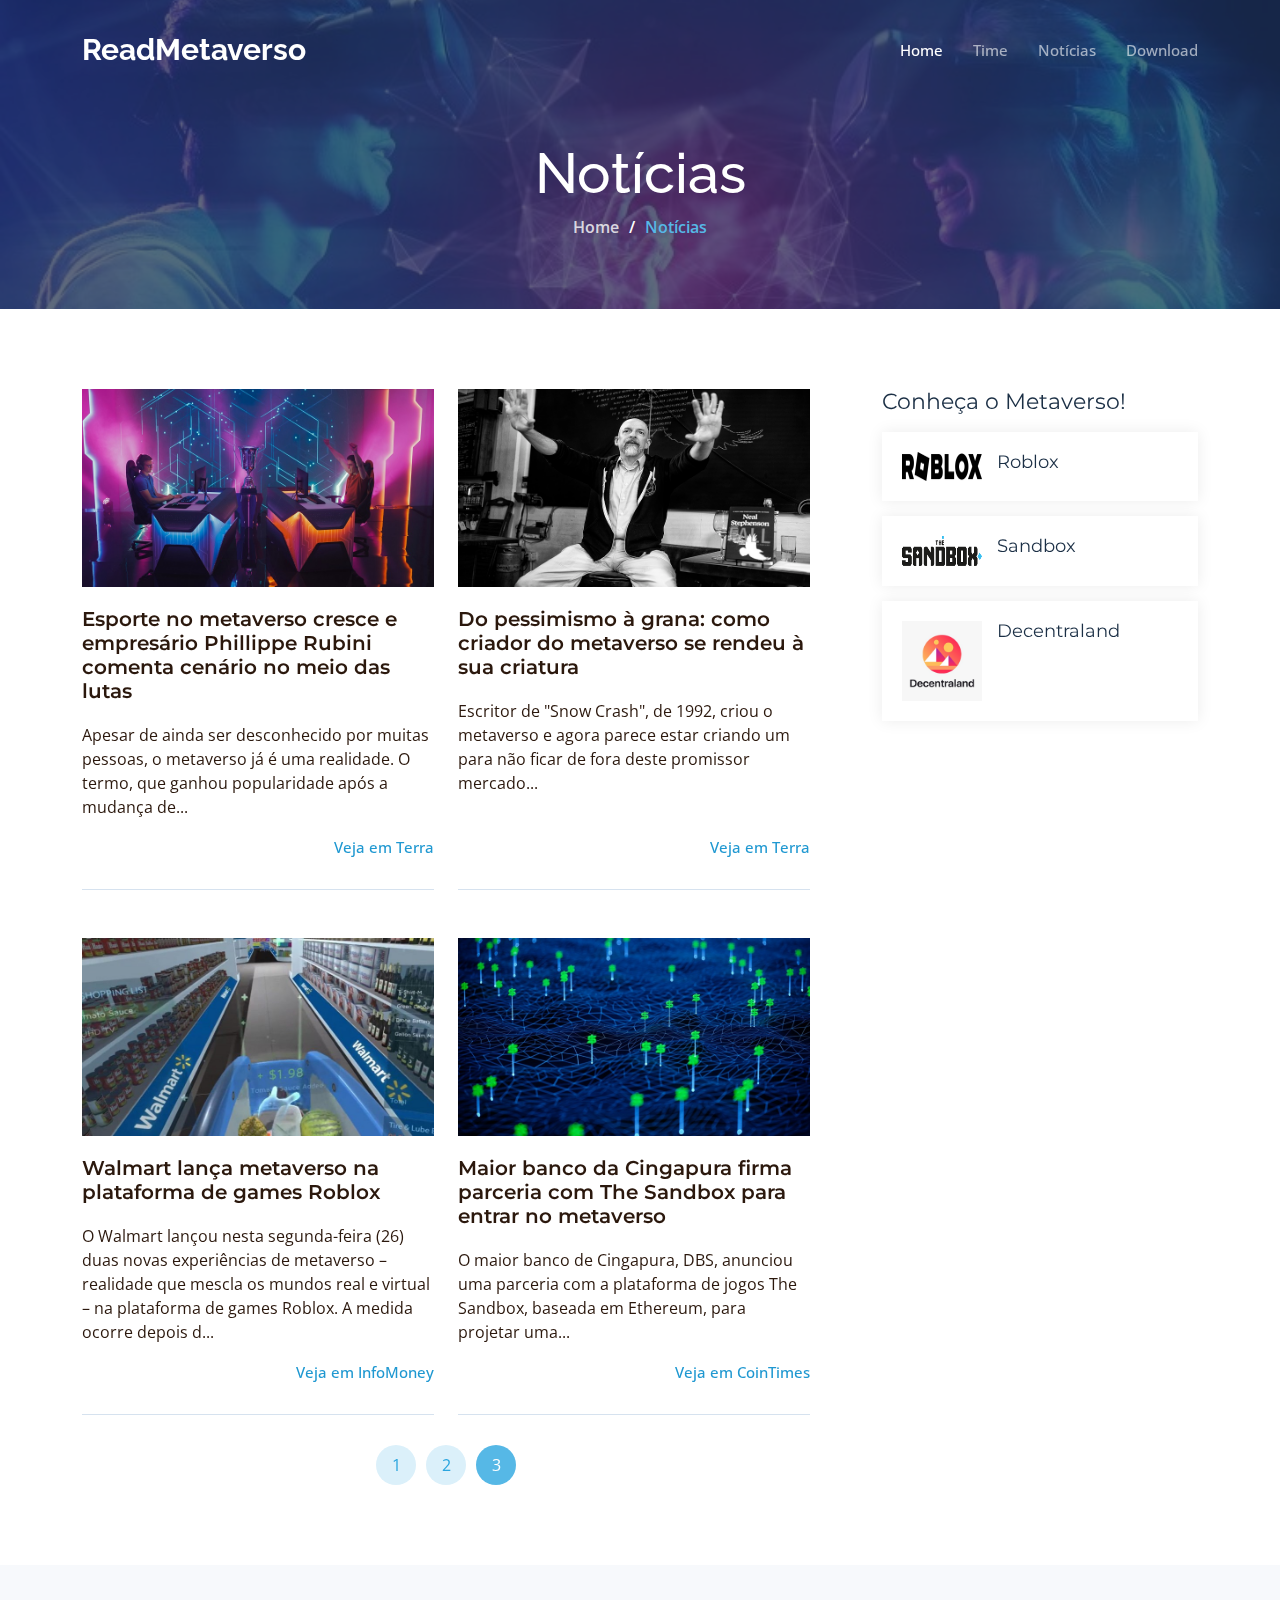
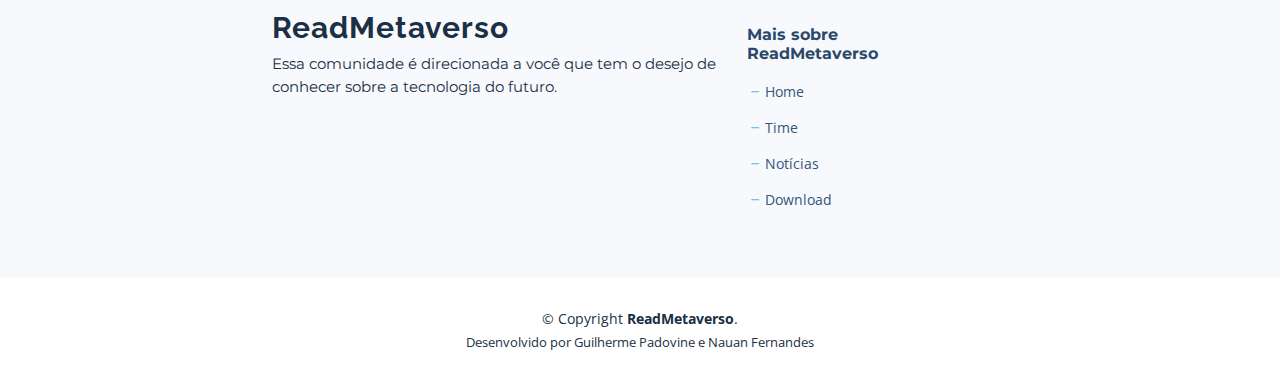
<file: noticias_3.html>
<!DOCTYPE html>
<html lang="pt-br">

<head>
  <meta charset="utf-8">
  <meta content="width=device-width, initial-scale=1.0" name="viewport">

  <title>Notícias - ReadMetaverso</title>
  <meta content="" name="description">
  <meta content="" name="keywords">

  <!-- Favicons -->
  <link href="assets/img/RM_Icon.png" rel="icon">
  <link href="assets/img/RM_Icon.png" rel="apple-touch-icon">

  <!-- Google Fonts -->
  <link rel="preconnect" href="https://fonts.googleapis.com">
  <link rel="preconnect" href="https://fonts.gstatic.com" crossorigin>
  <link href="https://fonts.googleapis.com/css2?family=Open+Sans:ital,wght@0,300;0,400;0,500;0,600;0,700;1,300;1,400;1,600;1,700&family=Montserrat:ital,wght@0,300;0,400;0,500;0,600;0,700;1,300;1,400;1,500;1,600;1,700&family=Raleway:ital,wght@0,300;0,400;0,500;0,600;0,700;1,300;1,400;1,500;1,600;1,700&display=swap" rel="stylesheet">

  <!-- Vendor CSS Files -->
  <link href="assets/vendor/bootstrap/css/bootstrap.min.css" rel="stylesheet">
  <link href="assets/vendor/bootstrap-icons/bootstrap-icons.css" rel="stylesheet">
  <link href="assets/vendor/aos/aos.css" rel="stylesheet">
  <link href="assets/vendor/glightbox/css/glightbox.min.css" rel="stylesheet">
  <link href="assets/vendor/swiper/swiper-bundle.min.css" rel="stylesheet">
  <link href="assets/vendor/remixicon/remixicon.css" rel="stylesheet">

  <!-- Template Main CSS File -->
  <link href="assets/css/main.css" rel="stylesheet">

  <!-- =======================================================
  * Template Name: Nova - v1.2.0
  * Template URL: https://bootstrapmade.com/nova-bootstrap-business-template/
  * Author: BootstrapMade.com
  * License: https://bootstrapmade.com/license/
  ======================================================== -->
</head>

<body class="page-blog">

  <!-- ======= Header ======= -->
  <header id="header" class="header d-flex align-items-center fixed-top">
    <div class="container-fluid container-xl d-flex align-items-center justify-content-between">

      <a href="index.html" class="logo d-flex align-items-center">
        <!-- Uncomment the line below if you also wish to use an image logo -->
        <!-- <img src="assets/img/logo.png" alt=""> -->
        <h1 class="d-flex align-items-center">ReadMetaverso</h1>
      </a>

      <i class="mobile-nav-toggle mobile-nav-show bi bi-list"></i>
      <i class="mobile-nav-toggle mobile-nav-hide d-none bi bi-x"></i>

      <nav id="navbar" class="navbar">
        <ul>
          <li><a href="index.html" class="active">Home</a></li>
          <li><a href="time.html">Time</a></li>
          <li><a href="noticias.html">Notícias</a></li>
          <li><a href="assets/downloads/Iniciação Científica Metaverso 2022.pdf" download="Iniciação Científica Metaverso 2022">Download</a></li>
        </ul>
      </nav><!-- .navbar -->

    </div>
  </header><!-- End Header -->

  <main id="main">

    <!-- ======= Breadcrumbs ======= -->
    <div class="breadcrumbs d-flex align-items-center" style="background-image: url('assets/img/fundo_noticias.jpg');">
      <div class="container position-relative d-flex flex-column align-items-center">

        <h2>Notícias</h2>
        <ol>
          <li><a href="index.html">Home</a></li>
          <li>Notícias</li>
        </ol>

      </div>
    </div><!-- End Breadcrumbs -->

    <!-- ======= Blog Section ======= -->
    <section id="blog" class="blog">
      <div class="container" data-aos="fade-up">

        <div class="row g-5">

          <div class="col-lg-8" data-aos="fade-up" data-aos-delay="200">

            <div class="row gy-5 posts-list">

              <div class="col-lg-6">
                <article class="d-flex flex-column">

                  <div class="post-img">
                    <img src="assets/img/noticias/noticia_9.jpg" alt="" class="img-fluid">
                  </div>

                  <h2 class="title">
                    Esporte no metaverso cresce e empresário Phillippe Rubini comenta cenário no meio das lutas
                  </h2>

                  <div class="content">
                    <p>
                      Apesar de ainda ser desconhecido por muitas pessoas, o metaverso já é uma realidade. O termo, que ganhou popularidade após a mudança de...
                    </p>
                  </div>

                  <div class="read-more mt-auto align-self-end">
                    <a href="https://www.terra.com.br/esportes/lutas/esporte-no-metaverso-cresce-e-empresario-phillippe-rubini-comenta-cenario-no-meio-das-lutas,ee482d573449a738aa76b9a5316df378oaq4rac8.html" target="_blank">Veja em Terra</a>
                  </div>

                </article>
              </div><!-- End post list item -->

              <div class="col-lg-6">
                <article class="d-flex flex-column">

                  <div class="post-img">
                    <img src="assets/img/noticias/noticia_10.jpg" alt="" class="img-fluid">
                  </div>

                  <h2 class="title">
                    Do pessimismo à grana: como criador do metaverso se rendeu à sua criatura
                  </h2>

                  <div class="content">
                    <p>
                      Escritor de "Snow Crash", de 1992, criou o metaverso e agora parece estar criando um para não ficar de fora deste promissor mercado...
                    </p>
                  </div>

                  <div class="read-more mt-auto align-self-end">
                    <a href="https://www.terra.com.br/byte/do-pessimismo-a-grana-como-criador-do-metaverso-se-rendeu-a-sua-criatura,b7bd2f5a5908b694ae9223e81505b009extutuz1.html" target="_blank">Veja em Terra</a>
                  </div>

                </article>
              </div><!-- End post list item -->

              <div class="col-lg-6">
                <article class="d-flex flex-column">

                  <div class="post-img">
                    <img src="assets/img/noticias/noticia_11.jpg" alt="" class="img-fluid">
                  </div>

                  <h2 class="title">
                    Walmart lança metaverso na plataforma de games Roblox
                  </h2>

                  <div class="content">
                    <p>
                      O Walmart lançou nesta segunda-feira (26) duas novas experiências de metaverso – realidade que mescla os mundos real e virtual – na plataforma de games Roblox. A medida ocorre depois d...
                    </p>
                  </div>

                  <div class="read-more mt-auto align-self-end">
                    <a href="https://www.infomoney.com.br/mercados/walmart-lanca-metaverso-na-plataforma-de-games-roblox/" target="_blank">Veja em InfoMoney</a>
                  </div>

                </article>
              </div><!-- End post list item -->

              <div class="col-lg-6">
                <article class="d-flex flex-column">

                  <div class="post-img">
                    <img src="assets/img/noticias/noticia_12.png" alt="" class="img-fluid">
                  </div>

                  <h2 class="title">
                    Maior banco da Cingapura firma parceria com The Sandbox para entrar no metaverso
                  </h2>

                  <div class="content">
                    <p>
                      O maior banco de Cingapura, DBS, anunciou uma parceria com a plataforma de jogos The Sandbox, baseada em Ethereum, para projetar uma...
                    </p>
                  </div>

                  <div class="read-more mt-auto align-self-end">
                    <a href="https://cointimes.com.br/maior-banco-da-cingapura-firma-parceria-com-the-sandbox-para-entrar-no-metaverso/" target="_blank">Veja em CoinTimes</a>
                  </div>

                </article>
              </div><!-- End post list item -->

            </div><!-- End blog posts list -->

            <div class="blog-pagination">
              <ul class="justify-content-center">
                <li><a href="noticias.html">1</a></li>
                <li><a href="noticias_2.html">2</a></li>
                <li class="active"><a href="noticias_3.html">3</a></li>
              </ul>
            </div><!-- End blog pagination -->

          </div>

          <div class="col-lg-4" data-aos="fade-up" data-aos-delay="400">

            <div class="sidebar ps-lg-4">

              <div class="sidebar-item recent-posts">
                <h3 class="sidebar-title">Conheça o Metaverso!</h3>

                <div class="mt-3">

                  <div class="post-item mt-3">
                    <img src="assets/img/roblox.png" alt="" class="flex-shrink-0">
                    <div>
                      <h4><a href="https://www.roblox.com/" target="_blank">Roblox</a></h4>
                    </div>
                  </div><!-- End recent post item-->

                  <div class="post-item">
                    <img src="assets/img/sandbox.png" alt="" class="flex-shrink-0">
                    <div>
                      <h4><a href="https://www.sandbox.game/pt/" target="_blank">Sandbox</a></h4>
                    </div>
                  </div><!-- End recent post item-->

                  <div class="post-item">
                    <img src="assets/img/decentraland.jpg" alt="" class="flex-shrink-0">
                    <div>
                      <h4><a href="https://decentraland.org/" target="_blank">Decentraland</a></h4>
                    </div>
                  </div><!-- End recent post item-->  

                </div>

              </div><!-- End sidebar recent posts-->

            </div><!-- End Blog Sidebar -->

          </div>

        </div>

      </div>
    </section><!-- End Blog Section -->

  </main><!-- End #main -->

  <!-- ======= Footer ======= -->
  <footer id="footer" class="footer">

    <div class="footer-content">
      <div class="container">
        <div class="row gy-4">  
          
          <div class="col-lg-2 col-6 footer-links">
          </div>
          
          <div class="col-lg-5 col-md-12 footer-info">
            <a href="index.html" class="logo d-flex align-items-center">
              <span>ReadMetaverso</span>
            </a>
            <p>Essa comunidade é direcionada a você que tem o desejo de conhecer sobre a tecnologia do futuro.</p>
          </div>

          <div class="col-lg-2 col-6 footer-links">
            <h4>Mais sobre ReadMetaverso</h4>
            <ul>
              <li><i class="bi bi-dash"></i> <a href="index.html">Home</a></li>
              <li><i class="bi bi-dash"></i> <a href="time.html">Time</a></li>
              <li><i class="bi bi-dash"></i> <a href="noticias.html">Notícias</a></li>
              <li><i class="bi bi-dash"></i> <a href="assets/downloads/Iniciação Científica Metaverso 2022.pdf" download="Iniciação Científica Metaverso 2022">Download</a></li>
            </ul>
          </div>

        </div>
      </div>
    </div>

    <div class="footer-legal">
      <div class="container">
        <div class="copyright">
          &copy; Copyright <strong><span>ReadMetaverso</span></strong>.
        </div>
        <div class="credits">
          Desenvolvido por Guilherme Padovine e Nauan Fernandes
        </div>
      </div>
    </div>
  </footer><!-- End Footer -->
  <!-- End Footer -->

  <a href="#" class="scroll-top d-flex align-items-center justify-content-center"><i class="bi bi-arrow-up-short"></i></a>

  <div id="preloader"></div>

  <!-- Vendor JS Files -->
  <script src="assets/vendor/bootstrap/js/bootstrap.bundle.min.js"></script>
  <script src="assets/vendor/aos/aos.js"></script>
  <script src="assets/vendor/glightbox/js/glightbox.min.js"></script>
  <script src="assets/vendor/swiper/swiper-bundle.min.js"></script>
  <script src="assets/vendor/isotope-layout/isotope.pkgd.min.js"></script>
  <script src="assets/vendor/php-email-form/validate.js"></script>

  <!-- Template Main JS File -->
  <script src="assets/js/main.js"></script>

</body>

</html>
</file>
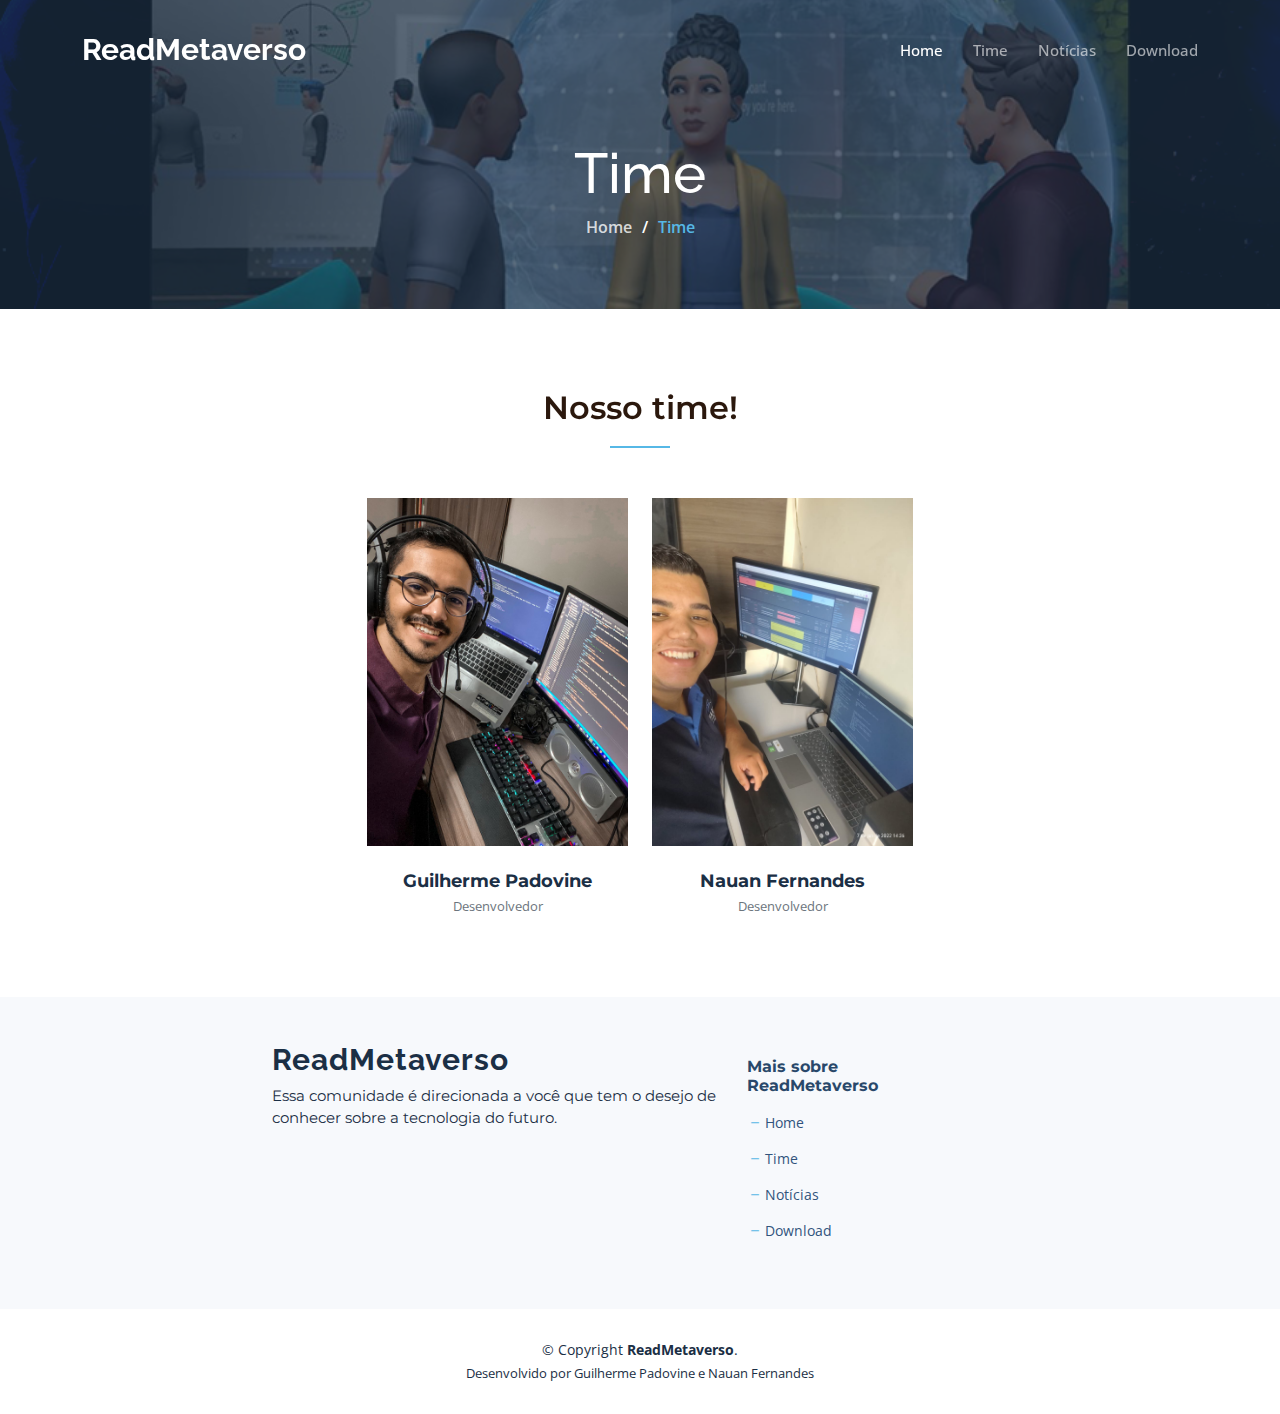
<file: time.html>
<!DOCTYPE html>
<html lang="pt-br">

<head>
  <meta charset="utf-8">
  <meta content="width=device-width, initial-scale=1.0" name="viewport">

  <title>Time - ReadMetaverso</title>
  <meta content="" name="description">
  <meta content="" name="keywords">

  <!-- Favicons -->
  <link href="assets/img/RM_Icon.png" rel="icon">
  <link href="assets/img/RM_Icon.png" rel="apple-touch-icon">

  <!-- Google Fonts -->
  <link rel="preconnect" href="https://fonts.googleapis.com">
  <link rel="preconnect" href="https://fonts.gstatic.com" crossorigin>
  <link href="https://fonts.googleapis.com/css2?family=Open+Sans:ital,wght@0,300;0,400;0,500;0,600;0,700;1,300;1,400;1,600;1,700&family=Montserrat:ital,wght@0,300;0,400;0,500;0,600;0,700;1,300;1,400;1,500;1,600;1,700&family=Raleway:ital,wght@0,300;0,400;0,500;0,600;0,700;1,300;1,400;1,500;1,600;1,700&display=swap" rel="stylesheet">

  <!-- Vendor CSS Files -->
  <link href="assets/vendor/bootstrap/css/bootstrap.min.css" rel="stylesheet">
  <link href="assets/vendor/bootstrap-icons/bootstrap-icons.css" rel="stylesheet">
  <link href="assets/vendor/aos/aos.css" rel="stylesheet">
  <link href="assets/vendor/glightbox/css/glightbox.min.css" rel="stylesheet">
  <link href="assets/vendor/swiper/swiper-bundle.min.css" rel="stylesheet">
  <link href="assets/vendor/remixicon/remixicon.css" rel="stylesheet">

  <!-- Template Main CSS File -->
  <link href="assets/css/main.css" rel="stylesheet">

  <!-- =======================================================
  * Template Name: Nova - v1.2.0
  * Template URL: https://bootstrapmade.com/nova-bootstrap-business-template/
  * Author: BootstrapMade.com
  * License: https://bootstrapmade.com/license/
  ======================================================== -->
</head>

<body class="page-team">

  <!-- ======= Header ======= -->
  <header id="header" class="header d-flex align-items-center fixed-top">
    <div class="container-fluid container-xl d-flex align-items-center justify-content-between">

      <a href="index.html" class="logo d-flex align-items-center">
        <!-- Uncomment the line below if you also wish to use an image logo -->
        <!-- <img src="assets/img/logo.png" alt=""> -->
        <h1 class="d-flex align-items-center">ReadMetaverso</h1>
      </a>

      <i class="mobile-nav-toggle mobile-nav-show bi bi-list"></i>
      <i class="mobile-nav-toggle mobile-nav-hide d-none bi bi-x"></i>

      <nav id="navbar" class="navbar">
        <ul>
          <li><a href="index.html" class="active">Home</a></li>
          <li><a href="time.html">Time</a></li>
          <li><a href="noticias.html">Notícias</a></li>
          <li><a href="assets/downloads/Iniciação Científica Metaverso 2022.pdf" download="Iniciação Científica Metaverso 2022">Download</a></li>
        </ul>
      </nav><!-- .navbar -->

    </div>
  </header><!-- End Header -->

  <main id="main">

    <!-- ======= Breadcrumbs ======= -->
    <div class="breadcrumbs d-flex align-items-center" style="background-image: url('assets/img/fundo_time.png');">
      <div class="container position-relative d-flex flex-column align-items-center">

        <h2>Time</h2>
        <ol>
          <li><a href="index.html">Home</a></li>
          <li>Time</li>
        </ol>

      </div>
    </div><!-- End Breadcrumbs -->

    <!-- ======= Team Section ======= -->
    <section id="team" class="team">
      <div class="container" data-aos="fade-up">

        <div class="section-header">
          <h2>Nosso time!</h2>

        </div>

        <div class="row gy-4">

          <div class="col-lg-3 col-md-6" data-aos="fade-up" data-aos-delay="300">
          </div><!-- End Team Member -->

          <div class="col-lg-3 col-md-6" data-aos="fade-up" data-aos-delay="100">
            <div class="team-member">
              <div class="member-img">
                <img src="assets/img/time/Guilherme.jpg" class="img-fluid" alt="">
                <div class="social">
                  <a href="https://www.facebook.com/guilherme.padovinedecastro/" target="_blank"><i class="bi bi-facebook"></i></a>
                  <a href="https://www.instagram.com/guisao_batera/" target="_blank"><i class="bi bi-instagram"></i></a>
                  <a href="https://www.linkedin.com/in/guilherme-padovine-9184a820a" target="_blank"><i class="bi bi-linkedin"></i></a>
                  <a href="https://github.com/GuiPadoDevs" target="_blank"><i class="bi bi-github"></i></a>
                </div>
              </div>
              <div class="member-info">
                <h4>Guilherme Padovine</h4>
                <span>Desenvolvedor</span>
              </div>
            </div>
          </div><!-- End Team Member -->

          <div class="col-lg-3 col-md-6" data-aos="fade-up" data-aos-delay="200">
            <div class="team-member">
              <div class="member-img">
                <img src="assets/img/time/Nauan.jpg" class="img-fluid" alt="">
                <div class="social">
                  <a href="https://www.facebook.com/nauan.fernandes.5/" target="_blank"><i class="bi bi-facebook"></i></a>
                  <a href="https://www.instagram.com/fernandesnauan/" target="_blank"><i class="bi bi-instagram"></i></a>
                  <a href="https://www.linkedin.com/in/nauan-rafael-fernandes-3b2791214/" target="_blank"><i class="bi bi-linkedin"></i></a>
                  <a href="" target="_blank"><i class="bi bi-github"></i></a>
                </div>
              </div>
              <div class="member-info">
                <h4>Nauan Fernandes</h4>
                <span>Desenvolvedor</span>
              </div>
            </div>
          </div><!-- End Team Member -->

          

        </div>

      </div>
    </section><!-- End Team Section -->

  </main><!-- End #main -->

  <!-- ======= Footer ======= -->
  <footer id="footer" class="footer">

    <div class="footer-content">
      <div class="container">
        <div class="row gy-4">  
          
          <div class="col-lg-2 col-6 footer-links">
          </div>
          
          <div class="col-lg-5 col-md-12 footer-info">
            <a href="index.html" class="logo d-flex align-items-center">
              <span>ReadMetaverso</span>
            </a>
            <p>Essa comunidade é direcionada a você que tem o desejo de conhecer sobre a tecnologia do futuro.</p>
          </div>

          <div class="col-lg-2 col-6 footer-links">
            <h4>Mais sobre ReadMetaverso</h4>
            <ul>
              <li><i class="bi bi-dash"></i> <a href="index.html">Home</a></li>
              <li><i class="bi bi-dash"></i> <a href="time.html">Time</a></li>
              <li><i class="bi bi-dash"></i> <a href="noticias.html">Notícias</a></li>
              <li><i class="bi bi-dash"></i> <a href="assets/downloads/Iniciação Científica Metaverso 2022.pdf" download="Iniciação Científica Metaverso 2022">Download</a></li>
            </ul>
          </div>

        </div>
      </div>
    </div>

  <div class="footer-legal">
    <div class="container">
      <div class="copyright">
        &copy; Copyright <strong><span>ReadMetaverso</span></strong>.
      </div>
      <div class="credits">
        Desenvolvido por Guilherme Padovine e Nauan Fernandes
      </div>
    </div>
  </div>
  </footer><!-- End Footer -->
  <!-- End Footer -->

  <a href="#" class="scroll-top d-flex align-items-center justify-content-center"><i class="bi bi-arrow-up-short"></i></a>

  <div id="preloader"></div>

  <!-- Vendor JS Files -->
  <script src="assets/vendor/bootstrap/js/bootstrap.bundle.min.js"></script>
  <script src="assets/vendor/aos/aos.js"></script>
  <script src="assets/vendor/glightbox/js/glightbox.min.js"></script>
  <script src="assets/vendor/swiper/swiper-bundle.min.js"></script>
  <script src="assets/vendor/isotope-layout/isotope.pkgd.min.js"></script>
  <script src="assets/vendor/php-email-form/validate.js"></script>

  <!-- Template Main JS File -->
  <script src="assets/js/main.js"></script>

</body>

</html>
</file>
<file: assets/css/main.css>
/**
* Template Name: Nova - v1.2.0
* Template URL: https://bootstrapmade.com/nova-bootstrap-business-template/
* Author: BootstrapMade.com
* License: https://bootstrapmade.com/license/
*/

/*--------------------------------------------------------------
# Set main reusable colors and fonts using CSS variables
# Learn more about CSS variables at https://developer.mozilla.org/en-US/docs/Web/CSS/Using_CSS_custom_properties
--------------------------------------------------------------*/
/* Fonts */
:root {
  --font-default: "Open Sans", system-ui, -apple-system, "Segoe UI", Roboto, "Helvetica Neue", Arial, "Noto Sans", "Liberation Sans", sans-serif, "Apple Color Emoji", "Segoe UI Emoji", "Segoe UI Symbol", "Noto Color Emoji";
  --font-primary: "Montserrat", sans-serif;
  --font-secondary: "Raleway", sans-serif;
}

/* Colors */
:root {
  --color-default: #2b180d;
  --color-primary: #56b8e6;
  --color-secondary: #1b2f45;
}

/* Smooth scroll behavior */
:root {
  scroll-behavior: smooth;
}

/*--------------------------------------------------------------
# General
--------------------------------------------------------------*/
body {
  font-family: var(--font-default);
  color: var(--color-default);
}

a {
  color: var(--color-primary);
  text-decoration: none;
  transition: 0.3s;
}

a:hover {
  color: #82cbed;
  text-decoration: none;
}

h1,
h2,
h3,
h4,
h5,
h6 {
  font-family: var(--font-primary);
}

/*--------------------------------------------------------------
# Sections & Section Header
--------------------------------------------------------------*/
section {
  overflow: hidden;
  padding: 80px 0;
}

.section-header {
  text-align: center;
  padding-bottom: 30px;
}

.section-header h2 {
  font-size: 32px;
  font-weight: 600;
  margin-bottom: 20px;
  padding-bottom: 20px;
  position: relative;
}

.section-header h2:after {
  content: "";
  position: absolute;
  display: block;
  width: 60px;
  height: 2px;
  background: var(--color-primary);
  left: 0;
  right: 0;
  bottom: 0;
  margin: auto;
}

.section-header p {
  margin-bottom: 0;
}

/*--------------------------------------------------------------
# Breadcrumbs
--------------------------------------------------------------*/
.breadcrumbs {
  padding: 140px 0 60px 0;
  min-height: 30vh;
  position: relative;
  background-size: cover;
  background-position: center;
  background-repeat: no-repeat;
}

.breadcrumbs:before {
  content: "";
  background-color: rgba(27, 47, 69, 0.7);
  position: absolute;
  inset: 0;
}

.breadcrumbs h2 {
  font-size: 56px;
  font-weight: 500;
  color: #fff;
  font-family: var(--font-secondary);
}

.breadcrumbs ol {
  display: flex;
  flex-wrap: wrap;
  list-style: none;
  padding: 0 0 10px 0;
  margin: 0;
  font-size: 16px;
  font-weight: 600;
  color: var(--color-primary);
}

.breadcrumbs ol a {
  color: rgba(255, 255, 255, 0.8);
  transition: 0.3s;
}

.breadcrumbs ol a:hover {
  text-decoration: underline;
}

.breadcrumbs ol li+li {
  padding-left: 10px;
}

.breadcrumbs ol li+li::before {
  display: inline-block;
  padding-right: 10px;
  color: #fff;
  content: "/";
}

/*--------------------------------------------------------------
# Scroll top button
--------------------------------------------------------------*/
.scroll-top {
  position: fixed;
  visibility: hidden;
  opacity: 0;
  right: 15px;
  bottom: 15px;
  z-index: 99999;
  background: var(--color-primary);
  width: 40px;
  height: 40px;
  border-radius: 4px;
  transition: all 0.4s;
}

.scroll-top i {
  font-size: 24px;
  color: #fff;
  line-height: 0;
}

.scroll-top:hover {
  background: rgba(86, 184, 230, 0.8);
  color: #fff;
}

.scroll-top.active {
  visibility: visible;
  opacity: 1;
}

/*--------------------------------------------------------------
# Preloader
--------------------------------------------------------------*/
#preloader {
  position: fixed;
  inset: 0;
  z-index: 9999;
  overflow: hidden;
  background: #fff;
  transition: all 0.6s ease-out;
}

#preloader:before {
  content: "";
  position: fixed;
  top: calc(50% - 30px);
  left: calc(50% - 30px);
  border: 6px solid var(--color-primary);
  border-top-color: #fff;
  border-radius: 50%;
  width: 60px;
  height: 60px;
  -webkit-animation: animate-preloader 1s linear infinite;
  animation: animate-preloader 1s linear infinite;
}

@-webkit-keyframes animate-preloader {
  0% {
    transform: rotate(0deg);
  }

  100% {
    transform: rotate(360deg);
  }
}

@keyframes animate-preloader {
  0% {
    transform: rotate(0deg);
  }

  100% {
    transform: rotate(360deg);
  }
}

/*--------------------------------------------------------------
# Disable aos animation delay on mobile devices
--------------------------------------------------------------*/
@media screen and (max-width: 768px) {
  [data-aos-delay] {
    transition-delay: 0 !important;
  }
}

/*--------------------------------------------------------------
# Header
--------------------------------------------------------------*/
.header {
  transition: all 0.5s;
  z-index: 997;
  padding: 24px 0;
}

@media (max-width: 1200px) {
  .header {
    padding: 12px 0;
  }
}

.header.sticked {
  background: rgba(27, 47, 69, 0.9);
  padding: 12px 0;
}

.header .logo img {
  max-height: 40px;
  margin-right: 6px;
}

.header .logo h1 {
  font-size: 30px;
  font-weight: 700;
  color: #fff;
  font-family: var(--font-secondary);
  margin: 0;
}

/*--------------------------------------------------------------
# Desktop Navigation
--------------------------------------------------------------*/
@media (min-width: 1280px) {
  .navbar {
    padding: 0;
  }

  .navbar ul {
    margin: 0;
    padding: 0;
    display: flex;
    list-style: none;
    align-items: center;
  }

  .navbar li {
    position: relative;
  }

  .navbar a,
  .navbar a:focus {
    display: flex;
    align-items: center;
    justify-content: space-between;
    padding: 15px 0 15px 30px;
    font-family: var(--font-default);
    font-size: 15px;
    font-weight: 500;
    color: rgba(255, 255, 255, 0.6);
    white-space: nowrap;
    transition: 0.3s;
  }

  .navbar a i,
  .navbar a:focus i {
    font-size: 12px;
    line-height: 0;
    margin-left: 5px;
  }

  .navbar a:hover,
  .navbar .active,
  .navbar .active:focus,
  .navbar li:hover>a {
    color: #fff;
  }

  .navbar .dropdown ul {
    display: block;
    position: absolute;
    left: 14px;
    top: calc(100% + 30px);
    margin: 0;
    padding: 10px 0;
    z-index: 99;
    opacity: 0;
    visibility: hidden;
    background: #fff;
    box-shadow: 0px 0px 30px rgba(127, 137, 161, 0.25);
    transition: 0.2s;
  }

  .navbar .dropdown ul li {
    min-width: 200px;
  }

  .navbar .dropdown ul a {
    padding: 10px 20px;
    font-size: 15px;
    text-transform: none;
    color: var(--color-secondary);
  }

  .navbar .dropdown ul a i {
    font-size: 12px;
  }

  .navbar .dropdown ul a:hover,
  .navbar .dropdown ul .active:hover,
  .navbar .dropdown ul li:hover>a {
    color: var(--color-primary);
  }

  .navbar .dropdown:hover>ul {
    opacity: 1;
    top: 100%;
    visibility: visible;
  }

  .navbar .dropdown .dropdown ul {
    top: 0;
    left: calc(100% - 30px);
    visibility: hidden;
  }

  .navbar .dropdown .dropdown:hover>ul {
    opacity: 1;
    top: 0;
    left: 100%;
    visibility: visible;
  }
}

@media (min-width: 1280px) and (max-width: 1366px) {
  .navbar .dropdown .dropdown ul {
    left: -90%;
  }

  .navbar .dropdown .dropdown:hover>ul {
    left: -100%;
  }
}

@media (min-width: 1280px) {

  .mobile-nav-show,
  .mobile-nav-hide {
    display: none;
  }
}

/*--------------------------------------------------------------
# Mobile Navigation
--------------------------------------------------------------*/
@media (max-width: 1279px) {
  .navbar {
    position: fixed;
    top: 0;
    right: -100%;
    width: 100%;
    max-width: 400px;
    bottom: 0;
    transition: 0.3s;
    z-index: 9997;
  }

  .navbar ul {
    position: absolute;
    inset: 0;
    padding: 50px 0 10px 0;
    margin: 0;
    background: rgba(27, 47, 69, 0.9);
    overflow-y: auto;
    transition: 0.3s;
    z-index: 9998;
  }

  .navbar a,
  .navbar a:focus {
    display: flex;
    align-items: center;
    justify-content: space-between;
    padding: 10px 20px;
    font-family: var(--font-default);
    font-size: 15px;
    font-weight: 600;
    color: rgba(255, 255, 255, 0.7);
    white-space: nowrap;
    transition: 0.3s;
  }

  .navbar a i,
  .navbar a:focus i {
    font-size: 12px;
    line-height: 0;
    margin-left: 5px;
  }

  .navbar a:hover,
  .navbar .active,
  .navbar .active:focus,
  .navbar li:hover>a {
    color: #fff;
  }

  .navbar .dropdown ul,
  .navbar .dropdown .dropdown ul {
    position: static;
    display: none;
    padding: 10px 0;
    margin: 10px 20px;
    background-color: rgba(20, 35, 51, 0.6);
  }

  .navbar .dropdown>.dropdown-active,
  .navbar .dropdown .dropdown>.dropdown-active {
    display: block;
  }

  .mobile-nav-show {
    color: rgba(255, 255, 255, 0.9);
    font-size: 28px;
    cursor: pointer;
    line-height: 0;
    transition: 0.5s;
  }

  .mobile-nav-hide {
    color: rgba(255, 255, 255, 0.9);
    font-size: 32px;
    cursor: pointer;
    line-height: 0;
    transition: 0.5s;
    position: fixed;
    right: 15px;
    top: 15px;
    z-index: 9999;
  }

  .mobile-nav-active {
    overflow: hidden;
  }

  .mobile-nav-active .navbar {
    right: 0;
  }

  .mobile-nav-active .navbar:before {
    content: "";
    position: fixed;
    inset: 0;
    background: rgba(27, 47, 69, 0.7);
    z-index: 9996;
  }
}

/*--------------------------------------------------------------
# Hero Section
--------------------------------------------------------------*/
.hero {
  width: 100%;
  min-height: 100vh;
  background: url("../img/main_background.jpg") top center;
  background-size: cover;
  position: relative;
  padding: 120px 0;
  z-index: 3;
}

@media (min-width: 1034px) {
  .hero:after {
    position: absolute;
    content: "";
    width: 40%;
    background: var(--color-secondary);
    top: 0;
    bottom: 0;
  }
}

.hero:before {
  position: absolute;
  content: "";
  background: rgba(27, 47, 69, 0.6);
  inset: 0;
}

@media (max-width: 1034px) {
  .hero:before {
    background: rgba(27, 47, 69, 0.7);
  }
}

.hero .container {
  z-index: 1;
}

@media (min-width: 1365px) {
  .hero {
    background-attachment: fixed;
  }
}

.hero h2 {
  margin: 0;
  font-size: 48px;
  font-weight: 700;
  line-height: 1.2;
  color: #fff;
  font-family: var(--font-secondary);
}

.hero blockquote {
  color: #fff;
  padding-left: 20px;
  font-size: 15px;
  font-family: var(--font-default);
  border-left: 2px solid var(--color-primary);
  margin: 40px 0;
}

.hero .btn-get-started {
  font-family: var(--font-secondary);
  font-weight: 500;
  font-size: 15px;
  letter-spacing: 1px;
  display: inline-block;
  padding: 12px 30px;
  border-radius: 50px;
  transition: 0.5s;
  color: #fff;
  background: var(--color-primary);
}

.hero .btn-get-started:hover {
  background: rgba(86, 184, 230, 0.8);
}

.hero .btn-watch-video {
  font-size: 16px;
  transition: 0.5s;
  margin-left: 25px;
  color: rgba(255, 255, 255, 0.7);
  font-weight: 600;
}

.hero .btn-watch-video i {
  color: var(--color-primary);
  font-size: 32px;
  transition: 0.3s;
  line-height: 0;
  margin-right: 8px;
}

.hero .btn-watch-video:hover {
  color: #fff;
}

.hero .btn-watch-video:hover i {
  color: #82cbed;
}

@media (max-width: 640px) {
  .hero h2 {
    font-size: 36px;
    line-height: 1;
  }

  .hero .btn-get-started,
  .hero .btn-watch-video {
    font-size: 13px;
  }
}

/*--------------------------------------------------------------
# Why Choose Us Section
--------------------------------------------------------------*/
.why-us {
  padding-bottom: 0;
}

.why-us .img-bg {
  min-height: 500px;
  background-size: cover;
}

.why-us .slides {
  background-color: #f7f9fc;
}

.why-us h3 {
  font-size: 24px;
  font-weight: 700;
  color: var(--color-secondary);
}

.why-us h4 {
  font-size: 18px;
  font-weight: 400;
  color: #29486a;
  font-family: var(--font-secondary);
}

.why-us .swiper {
  margin: 140px 140px 120px 140px;
  overflow: hidden;
}

.why-us .swiper-button-prev:after,
.why-us .swiper-button-next:after {
  font-size: 24px;
  color: var(--color-secondary);
}

.why-us .swiper-button-prev {
  left: 80px;
}

.why-us .swiper-button-next {
  right: 80px;
}

.why-us .swiper-pagination {
  margin-top: 30px;
  position: relative;
}

.why-us .swiper-pagination .swiper-pagination-bullet {
  background-color: var(--color-secondary);
}

.why-us .swiper-pagination .swiper-pagination-bullet-active {
  background-color: var(--color-primary);
}

@media (max-width: 1200px) {
  .why-us .swiper {
    margin: 60px 60px 40px 60px;
  }

  .why-us .swiper-button-prev,
  .why-us .swiper-button-next {
    display: none;
  }
}

@media (max-width: 575px) {
  .why-us .swiper {
    margin: 40px 40px 20px 40px;
  }
}

.page-about .why-us {
  padding: 0 0 80px 0;
}

/*--------------------------------------------------------------
# About Section
--------------------------------------------------------------*/
.about .content h3 {
  font-weight: 700;
  font-size: 36px;
  font-family: var(--font-secondary);
  color: var(--color-secondary);
}

.about .content p {
  margin: 30px 0;
  color: #29486a;
}

.about .content ul {
  list-style: none;
  padding: 0;
}

.about .content ul li {
  padding: 0 0 15px 26px;
  position: relative;
  font-size: 15px;
  font-weight: 600;
}

.about .content ul i {
  position: absolute;
  font-size: 20px;
  left: 0;
  top: -3px;
  color: var(--color-primary);
}

/*--------------------------------------------------------------
# Services List Section
--------------------------------------------------------------*/
.services-list .service-item {
  position: relative;
}

.services-list .service-item .icon i {
  font-size: 32px;
  line-height: 0;
  margin-right: 20px;
  color: #38618e;
}

.services-list .service-item .title {
  font-weight: 700;
  margin-bottom: 5px;
  font-size: 18px;
}

.services-list .service-item .title a {
  color: var(--color-secondary);
}

.services-list .service-item .title a:hover {
  color: #38618e;
}

.services-list .service-item .description {
  line-height: 24px;
  font-size: 14px;
}

/*--------------------------------------------------------------
# Call To Action Section
--------------------------------------------------------------*/
.call-to-action {
  background: linear-gradient(rgba(27, 47, 69, 0.8), rgba(27, 47, 69, 0.8)), url("../img/metaverso.jpg") center center;
  background-size: cover;
  padding: 100px 0;
}

@media (min-width: 1365px) {
  .call-to-action {
    background-attachment: fixed;
  }
}

.call-to-action h1 {
  color: #fff;
  font-size: 28px;
  margin-bottom: 25px;
  font-weight: 700;
}

.call-to-action p {
  color: #fff;
  margin-bottom: 25px;
}

.call-to-action .cta-btn {
  font-family: var(--font-default);
  font-weight: 500;
  font-size: 16px;
  letter-spacing: 1px;
  display: inline-block;
  padding: 12px 40px;
  border-radius: 50px;
  transition: 0.5s;
  margin: 10px;
  color: #fff;
  background: #2aa5df;
}

.call-to-action .cta-btn:hover {
  background: var(--color-primary);
}

/*--------------------------------------------------------------
# Features Section
--------------------------------------------------------------*/
.features {
  padding-bottom: 0;
}

.features h3 {
  color: var(--color-secondary);
  font-size: 32px;
  font-weight: 700;
  margin-bottom: 30px;
}

.features .icon-list i {
  margin-right: 10px;
  font-size: 24px;
  line-height: 1.2;
}

.features .icon-list span {
  font-size: 18px;
  color: #29486a;
}

.features .phone-wrap {
  position: absolute;
  right: 0;
}

@media (max-width: 768px) {
  .features .phone-wrap {
    position: relative;
  }
}

.features .phone-wrap img {
  width: 340px;
}

@media (max-width: 992px) {
  .features .phone-wrap img {
    margin-top: 30px;
  }
}

@media (max-width: 768px) {
  .features .phone-wrap img {
    width: 100%;
  }
}

.features .details {
  margin-top: 80px;
  padding: 120px 0;
  background-color: #f7f9fc;
}

.features .details h4 {
  color: var(--color-secondary);
  font-size: 32px;
  font-weight: 700;
  margin-bottom: 20px;
}

.features .details p {
  margin-bottom: 20px;
  font-size: 15px;
}

.features .details .btn-get-started {
  font-family: var(--font-primary);
  display: inline-block;
  font-weight: 500;
  font-size: 15px;
  letter-spacing: 1px;
  padding: 10px 32px;
  border-radius: 50px;
  transition: 0.5s;
  background-color: var(--color-primary);
  color: #fff;
}

.features .details .btn-get-started:hover {
  background: #2aa5df;
}

/*--------------------------------------------------------------
# Recent Blog Posts Section
--------------------------------------------------------------*/
.recent-posts .post-box {
  transition: 0.3s;
  height: 100%;
  overflow: hidden;
  position: relative;
  display: flex;
  flex-direction: column;
}

.recent-posts .post-box .post-img {
  overflow: hidden;
  position: relative;
}

.recent-posts .post-box .post-img img {
  transition: 0.5s;
}

.recent-posts .post-box .meta {
  margin-top: 15px;
}

.recent-posts .post-box .meta .post-date {
  font-size: 15px;
  font-weight: 400;
  color: var(--color-primary);
}

.recent-posts .post-box .meta .post-author {
  font-size: 15px;
  font-weight: 400;
  color: var(--color-secondary);
}

.recent-posts .post-box .post-title {
  font-size: 18px;
  color: var(--color-secondary);
  font-weight: 700;
  margin: 15px 0 0 0;
  position: relative;
  transition: 0.3s;
}

.recent-posts .post-box p {
  margin: 15px 0 0 0;
  color: rgba(27, 47, 69, 0.7);
}

.recent-posts .post-box .readmore {
  display: flex;
  align-items: center;
  font-weight: 600;
  line-height: 1;
  transition: 0.3s;
  margin-top: 15px;
}

.recent-posts .post-box .readmore i {
  line-height: 0;
  margin-left: 4px;
  font-size: 18px;
}

.recent-posts .post-box:hover .post-title {
  color: var(--color-primary);
}

.recent-posts .post-box:hover .post-img img {
  transform: scale(1.1);
}

/*--------------------------------------------------------------
# Team Section
--------------------------------------------------------------*/
.team .team-member {
  overflow: hidden;
  background: #fff;
}

.team .team-member .member-img {
  position: relative;
  overflow: hidden;
}

.team .team-member .social {
  position: absolute;
  left: 0;
  bottom: 0;
  right: 0;
  height: 40px;
  opacity: 0;
  transition: ease-in-out 0.3s;
  background: rgba(255, 255, 255, 0.85);
  display: flex;
  align-items: center;
  justify-content: center;
}

.team .team-member .social a {
  transition: color 0.3s;
  color: #31547c;
  margin: 0 10px;
  display: inline-flex;
  align-items: center;
  justify-content: center;
}

.team .team-member .social a i {
  line-height: 0;
}

.team .team-member .social a:hover {
  color: var(--color-primary);
}

.team .team-member .social i {
  font-size: 18px;
  margin: 0 2px;
}

.team .team-member .member-info {
  padding: 25px 15px 0 15px;
  text-align: center;
}

.team .team-member .member-info h4 {
  font-weight: 700;
  margin-bottom: 5px;
  font-size: 18px;
  color: var(--color-secondary);
}

.team .team-member .member-info span {
  display: block;
  font-size: 13px;
  font-weight: 400;
  color: #6c757d;
}

.team .team-member .member-info p {
  font-style: italic;
  font-size: 14px;
  line-height: 26px;
  color: #6c757d;
}

.team .team-member:hover .social {
  opacity: 1;
}

/*--------------------------------------------------------------
# Services Cards Section
--------------------------------------------------------------*/
.services-cards {
  background: #f7f9fc;
}

.services-cards .card-item {
  border: 1px solid rgba(27, 47, 69, 0.1);
  background: #fff;
  position: relative;
  border-radius: 0;
}

.services-cards .card-item .card-bg {
  min-height: 300px;
  background-size: cover;
  background-repeat: no-repeat;
}

.services-cards .card-item .card-body {
  padding: 30px;
}

.services-cards .card-item h4 {
  font-weight: 700;
  font-size: 20px;
  margin-bottom: 15px;
  color: var(--color-secondary);
}

.services-cards .card-item p {
  color: var(--color-secondary);
  margin: 0;
}

/*--------------------------------------------------------------
# Testimonials Section
--------------------------------------------------------------*/
.testimonials .testimonial-item {
  box-sizing: content-box;
  padding: 30px;
  margin: 40px 30px;
  box-shadow: 0px 0 20px rgba(27, 47, 69, 0.1);
  background: #fff;
  min-height: 320px;
  display: flex;
  flex-direction: column;
  text-align: center;
  transition: 0.3s;
}

.testimonials .testimonial-item .stars {
  margin-bottom: 15px;
}

.testimonials .testimonial-item .stars i {
  color: #ffc107;
  margin: 0 1px;
}

.testimonials .testimonial-item .testimonial-img {
  width: 90px;
  border-radius: 50%;
  border: 4px solid #fff;
  margin: 0 auto;
}

.testimonials .testimonial-item h3 {
  font-size: 18px;
  font-weight: bold;
  margin: 10px 0 5px 0;
  color: #111;
}

.testimonials .testimonial-item h4 {
  font-size: 14px;
  color: #999;
  margin: 0;
}

.testimonials .testimonial-item p {
  font-style: italic;
  margin: 0 auto 15px auto;
}

.testimonials .swiper-pagination {
  margin-top: 20px;
  position: relative;
}

.testimonials .swiper-pagination .swiper-pagination-bullet {
  width: 10px;
  height: 10px;
  background-color: #e8eff6;
  opacity: 1;
}

.testimonials .swiper-pagination .swiper-pagination-bullet-active {
  background-color: var(--color-primary);
}

.testimonials .swiper-slide {
  opacity: 0.3;
}

@media (max-width: 1199px) {
  .testimonials .swiper-slide-active {
    opacity: 1;
  }

  .testimonials .swiper-pagination {
    margin-top: 0;
  }

  .testimonials .testimonial-item {
    margin: 40px 20px;
  }
}

@media (min-width: 1200px) {
  .testimonials .swiper-slide-next {
    opacity: 1;
    transform: scale(1.12);
  }
}

/*--------------------------------------------------------------
# Portfolio Section
--------------------------------------------------------------*/
.portfolio .portfolio-flters {
  padding: 0;
  margin: 0 auto 30px auto;
  list-style: none;
  text-align: center;
}

.portfolio .portfolio-flters li {
  color: var(--color-secondary);
  cursor: pointer;
  display: inline-block;
  padding: 0;
  font-size: 18px;
  font-weight: 400;
  margin: 0 10px;
  line-height: 1;
  margin-bottom: 5px;
  transition: all 0.3s ease-in-out;
}

.portfolio .portfolio-flters li:hover,
.portfolio .portfolio-flters li.filter-active {
  color: var(--color-primary);
}

.portfolio .portfolio-flters li:first-child {
  margin-left: 0;
}

.portfolio .portfolio-flters li:last-child {
  margin-right: 0;
}

@media (max-width: 575px) {
  .portfolio .portfolio-flters li {
    font-size: 14px;
    margin: 0 5px;
  }
}

.portfolio .portfolio-item {
  position: relative;
}

.portfolio .portfolio-item .portfolio-info {
  opacity: 0;
  position: absolute;
  left: 30px;
  right: 30px;
  bottom: 0;
  z-index: 3;
  transition: all ease-in-out 0.3s;
  background: rgba(255, 255, 255, 0.9);
  padding: 15px;
}

.portfolio .portfolio-item .portfolio-info h4 {
  font-size: 18px;
  font-weight: 600;
  color: var(--color-default);
  padding-right: 50px;
}

.portfolio .portfolio-item .portfolio-info p {
  color: #6c757d;
  font-size: 14px;
  margin-bottom: 0;
  padding-right: 50px;
}

.portfolio .portfolio-item .portfolio-info .preview-link,
.portfolio .portfolio-item .portfolio-info .details-link {
  position: absolute;
  right: 50px;
  font-size: 24px;
  top: calc(50% - 14px);
  color: rgba(27, 47, 69, 0.7);
  transition: 0.3s;
  line-height: 0;
}

.portfolio .portfolio-item .portfolio-info .preview-link:hover,
.portfolio .portfolio-item .portfolio-info .details-link:hover {
  color: var(--color-primary);
}

.portfolio .portfolio-item .portfolio-info .details-link {
  right: 14px;
  font-size: 28px;
}

.portfolio .portfolio-item:hover .portfolio-info {
  opacity: 1;
  bottom: 20px;
}

/*--------------------------------------------------------------
# Portfolio Details
--------------------------------------------------------------*/
.portfolio-details .portfolio-details-slider img {
  width: 100%;
}

.portfolio-details .portfolio-details-slider .swiper-pagination {
  margin-top: 20px;
  position: relative;
}

.portfolio-details .portfolio-details-slider .swiper-pagination .swiper-pagination-bullet {
  width: 12px;
  height: 12px;
  background-color: #fff;
  opacity: 1;
  border: 1px solid var(--color-primary);
}

.portfolio-details .portfolio-details-slider .swiper-pagination .swiper-pagination-bullet-active {
  background-color: var(--color-primary);
}

.portfolio-details .portfolio-info {
  padding: 30px;
  box-shadow: 0px 0 30px rgba(27, 47, 69, 0.1);
}

.portfolio-details .portfolio-info h3 {
  font-size: 22px;
  font-weight: 700;
  margin-bottom: 20px;
  padding-bottom: 20px;
  border-bottom: 1px solid #d6e2ef;
}

.portfolio-details .portfolio-info ul {
  list-style: none;
  padding: 0;
  font-size: 15px;
}

.portfolio-details .portfolio-info ul li+li {
  margin-top: 10px;
}

.portfolio-details .portfolio-description {
  padding-top: 30px;
}

.portfolio-details .portfolio-description h2 {
  font-size: 26px;
  font-weight: 700;
  margin-bottom: 20px;
  color: var(--color-secondary);
}

.portfolio-details .portfolio-description p {
  padding: 0;
}

/*--------------------------------------------------------------
# Contact Section
--------------------------------------------------------------*/
.contact {
  background: url("../img/contact-bg.png") left top no-repeat;
  background-size: contain;
  position: relative;
}

@media (max-width: 640px) {
  .contact {
    background-position: center 50px;
  }
}

.contact:before {
  content: "";
  background: rgba(255, 255, 255, 0.7);
  position: absolute;
  bottom: 0;
  top: 0;
  left: 0;
  right: 0;
}

.contact .info-item+.info-item {
  margin-top: 40px;
}

.contact .info-item i {
  font-size: 20px;
  background: var(--color-primary);
  color: #fff;
  width: 44px;
  height: 44px;
  display: flex;
  justify-content: center;
  align-items: center;
  border-radius: 50px;
  transition: all 0.3s ease-in-out;
  margin-right: 15px;
}

.contact .info-item h4 {
  padding: 0;
  font-size: 20px;
  font-weight: 700;
  margin-bottom: 5px;
  color: #1c88ba;
}

.contact .info-item p {
  padding: 0;
  margin-bottom: 0;
  font-size: 14px;
}

.contact .php-email-form {
  width: 100%;
}

.contact .php-email-form .form-group {
  padding-bottom: 8px;
}

.contact .php-email-form .error-message {
  display: none;
  color: #fff;
  background: #df1529;
  text-align: left;
  padding: 15px;
  font-weight: 600;
}

.contact .php-email-form .error-message br+br {
  margin-top: 25px;
}

.contact .php-email-form .sent-message {
  display: none;
  color: #fff;
  background: #059652;
  text-align: center;
  padding: 15px;
  font-weight: 600;
}

.contact .php-email-form .loading {
  display: none;
  background: #fff;
  text-align: center;
  padding: 15px;
}

.contact .php-email-form .loading:before {
  content: "";
  display: inline-block;
  border-radius: 50%;
  width: 24px;
  height: 24px;
  margin: 0 10px -6px 0;
  border: 3px solid #059652;
  border-top-color: #fff;
  -webkit-animation: animate-loading 1s linear infinite;
  animation: animate-loading 1s linear infinite;
}

.contact .php-email-form input,
.contact .php-email-form textarea {
  border-radius: 0;
  box-shadow: none;
  font-size: 14px;
  padding: 12px 15px;
}

.contact .php-email-form input:focus,
.contact .php-email-form textarea:focus {
  border-color: var(--color-primary);
}

.contact .php-email-form textarea {
  padding: 10px 12px;
}

.contact .php-email-form button[type=submit] {
  background: #1f98d1;
  border: 0;
  padding: 12px 40px;
  color: #fff;
  transition: 0.4s;
}

.contact .php-email-form button[type=submit]:hover {
  background: var(--color-primary);
}

@-webkit-keyframes animate-loading {
  0% {
    transform: rotate(0deg);
  }

  100% {
    transform: rotate(360deg);
  }
}

@keyframes animate-loading {
  0% {
    transform: rotate(0deg);
  }

  100% {
    transform: rotate(360deg);
  }
}

/*--------------------------------------------------------------
# Blog Stylings
--------------------------------------------------------------*/
/*--------------------------------------------------------------
# Blog Home Posts List
--------------------------------------------------------------*/
.blog .posts-list article {
  height: 100%;
  border-bottom: 1px solid #d6e2ef;
  padding-bottom: 30px;
}

.blog .posts-list article+article {
  margin-top: 60px;
}

.blog .posts-list .post-img {
  max-height: 240px;
  overflow: hidden;
}

.blog .posts-list .title {
  font-size: 20px;
  font-weight: 600;
  padding: 0;
  margin: 20px 0 0 0;
}

.blog .posts-list .title a {
  color: var(--color-secondary);
  transition: 0.3s;
}

.blog .posts-list .title a:hover {
  color: var(--color-primary);
}

.blog .posts-list .meta-top {
  margin-top: 20px;
  color: #467ab3;
}

.blog .posts-list .meta-top ul {
  display: flex;
  flex-wrap: wrap;
  list-style: none;
  align-items: center;
  padding: 0;
  margin: 0;
}

.blog .posts-list .meta-top ul li+li {
  padding-left: 20px;
}

.blog .posts-list .meta-top i {
  font-size: 16px;
  margin-right: 8px;
  line-height: 0;
  color: rgba(86, 184, 230, 0.8);
}

.blog .posts-list .meta-top a {
  color: #467ab3;
  font-size: 14px;
  display: inline-block;
  line-height: 1;
}

.blog .posts-list .content {
  margin-top: 20px;
}

.blog .posts-list .read-more a {
  display: inline-block;
  color: #1f98d1;
  transition: 0.3s;
  font-size: 15px;
  font-weight: 500;
}

.blog .posts-list .read-more a:hover {
  color: var(--color-primary);
}

/*--------------------------------------------------------------
# Blog Details Page
--------------------------------------------------------------*/
.blog .blog-details {
  box-shadow: 0 4px 16px rgba(0, 0, 0, 0.1);
  padding: 30px;
}

.blog .blog-details .post-img {
  margin: -30px -30px 20px -30px;
  overflow: hidden;
}

.blog .blog-details .title {
  font-size: 28px;
  font-weight: 700;
  padding: 0;
  margin: 20px 0 0 0;
  color: var(--color-secondary);
}

.blog .blog-details .content {
  margin-top: 20px;
}

.blog .blog-details .content h3 {
  font-size: 22px;
  margin-top: 30px;
  font-weight: bold;
}

.blog .blog-details .content blockquote {
  overflow: hidden;
  background-color: rgba(27, 47, 69, 0.06);
  padding: 60px;
  position: relative;
  text-align: center;
  margin: 20px 0;
}

.blog .blog-details .content blockquote p {
  color: var(--color-default);
  line-height: 1.6;
  margin-bottom: 0;
  font-style: italic;
  font-weight: 500;
  font-size: 22px;
}

.blog .blog-details .content blockquote:after {
  content: "";
  position: absolute;
  left: 0;
  top: 0;
  bottom: 0;
  width: 3px;
  background-color: var(--color-secondary);
  margin-top: 20px;
  margin-bottom: 20px;
}

.blog .blog-details .meta-top {
  margin-top: 20px;
  color: var(--color-gray);
}

.blog .blog-details .meta-top ul {
  display: flex;
  flex-wrap: wrap;
  list-style: none;
  align-items: center;
  padding: 0;
  margin: 0;
}

.blog .blog-details .meta-top ul li+li {
  padding-left: 20px;
}

.blog .blog-details .meta-top i {
  font-size: 16px;
  margin-right: 8px;
  line-height: 0;
  color: rgba(86, 184, 230, 0.8);
}

.blog .blog-details .meta-top a {
  color: var(--color-gray);
  font-size: 14px;
  display: inline-block;
  line-height: 1;
}

.blog .blog-details .meta-bottom {
  padding-top: 10px;
  border-top: 1px solid rgba(27, 47, 69, 0.15);
}

.blog .blog-details .meta-bottom i {
  color: #38618e;
  display: inline;
}

.blog .blog-details .meta-bottom a {
  color: rgba(27, 47, 69, 0.8);
  transition: 0.3s;
}

.blog .blog-details .meta-bottom a:hover {
  color: var(--color-primary);
}

.blog .blog-details .meta-bottom .cats {
  list-style: none;
  display: inline;
  padding: 0 20px 0 0;
  font-size: 14px;
}

.blog .blog-details .meta-bottom .cats li {
  display: inline-block;
}

.blog .blog-details .meta-bottom .tags {
  list-style: none;
  display: inline;
  padding: 0;
  font-size: 14px;
}

.blog .blog-details .meta-bottom .tags li {
  display: inline-block;
}

.blog .blog-details .meta-bottom .tags li+li::before {
  padding-right: 6px;
  color: var(--color-default);
  content: ",";
}

.blog .blog-details .meta-bottom .share {
  font-size: 16px;
}

.blog .blog-details .meta-bottom .share i {
  padding-left: 5px;
}

.blog .post-author {
  padding: 20px;
  margin-top: 30px;
  box-shadow: 0 4px 16px rgba(0, 0, 0, 0.1);
}

.blog .post-author img {
  max-width: 120px;
  margin-right: 20px;
}

.blog .post-author h4 {
  font-weight: 600;
  font-size: 22px;
  margin-bottom: 0px;
  padding: 0;
  color: var(--color-secondary);
}

.blog .post-author .social-links {
  margin: 0 10px 10px 0;
}

.blog .post-author .social-links a {
  color: rgba(27, 47, 69, 0.5);
  margin-right: 5px;
}

.blog .post-author p {
  font-style: italic;
  color: rgba(var(--color-gray-rgb), 0.8);
  margin-bottom: 0;
}

/*--------------------------------------------------------------
# Blog Sidebar
--------------------------------------------------------------*/
.blog .sidebar .sidebar-title {
  font-size: 22px;
  font-weight: 400;
  padding: 0;
  margin: 0;
  color: var(--color-secondary);
}

.blog .sidebar .sidebar-item+.sidebar-item {
  margin-top: 40px;
}

.blog .sidebar .search-form form {
  background: #fff;
  border: 1px solid rgba(27, 47, 69, 0.2);
  padding: 3px 10px;
  position: relative;
}

.blog .sidebar .search-form form input[type=text] {
  border: 0;
  padding: 4px;
  border-radius: 4px;
  width: calc(100% - 40px);
}

.blog .sidebar .search-form form input[type=text]:focus {
  outline: none;
}

.blog .sidebar .search-form form button {
  position: absolute;
  top: 0;
  right: 0;
  bottom: 0;
  border: 0;
  background: none;
  font-size: 16px;
  padding: 0 15px;
  margin: -1px;
  background: var(--color-primary);
  color: #fff;
  transition: 0.3s;
  border-radius: 0 4px 4px 0;
  line-height: 0;
}

.blog .sidebar .search-form form button i {
  line-height: 0;
}

.blog .sidebar .search-form form button:hover {
  background: rgba(86, 184, 230, 0.8);
}

.blog .sidebar .categories ul {
  list-style: none;
  padding: 0;
}

.blog .sidebar .categories ul li+li {
  padding-top: 10px;
}

.blog .sidebar .categories ul a {
  color: var(--color-secondary);
  font-size: 15px;
}

.blog .sidebar .categories ul a:hover {
  color: var(--color-default);
}

.blog .sidebar .categories ul a span {
  padding-left: 5px;
  color: rgba(var(--color-default-rgb), 0.4);
  font-size: 14px;
}

.blog .sidebar .recent-posts .post-item {
  display: flex;
  box-shadow: 0px 0 15px rgba(0, 0, 0, 0.08);
  padding: 20px;
}

.blog .sidebar .recent-posts .post-item+.post-item {
  margin-top: 15px;
}

.blog .sidebar .recent-posts img {
  width: 80px;
  margin-right: 15px;
}

.blog .sidebar .recent-posts h4 {
  font-size: 18px;
  font-weight: 400;
}

.blog .sidebar .recent-posts h4 a {
  color: var(--color-secondary);
  transition: 0.3s;
}

.blog .sidebar .recent-posts h4 a:hover {
  color: var(--color-primary);
}

.blog .sidebar .recent-posts time {
  display: block;
  font-style: italic;
  font-size: 14px;
  color: rgba(var(--color-default-rgb), 0.4);
}

.blog .sidebar .tags {
  margin-bottom: -10px;
}

.blog .sidebar .tags ul {
  list-style: none;
  padding: 0;
}

.blog .sidebar .tags ul li {
  display: inline-block;
}

.blog .sidebar .tags ul a {
  color: #38618e;
  font-size: 14px;
  padding: 6px 14px;
  margin: 0 6px 8px 0;
  border: 1px solid rgba(27, 47, 69, 0.15);
  display: inline-block;
  border-radius: 50px;
  transition: 0.3s;
}

.blog .sidebar .tags ul a:hover {
  color: #fff;
  border: 1px solid var(--color-primary);
  background: var(--color-primary);
}

.blog .sidebar .tags ul a span {
  padding-left: 5px;
  color: rgba(27, 47, 69, 0.8);
  font-size: 14px;
}

/*--------------------------------------------------------------
# Blog Comments
--------------------------------------------------------------*/
.blog .comments {
  margin-top: 30px;
}

.blog .comments .comments-count {
  font-weight: bold;
}

.blog .comments .comment {
  margin-top: 30px;
  position: relative;
}

.blog .comments .comment .comment-img {
  margin-right: 14px;
}

.blog .comments .comment .comment-img img {
  width: 60px;
}

.blog .comments .comment h5 {
  font-size: 16px;
  margin-bottom: 2px;
}

.blog .comments .comment h5 a {
  font-weight: bold;
  color: var(--color-default);
  transition: 0.3s;
}

.blog .comments .comment h5 a:hover {
  color: var(--color-primary);
}

.blog .comments .comment h5 .reply {
  padding-left: 10px;
  color: var(--color-secondary);
}

.blog .comments .comment h5 .reply i {
  font-size: 20px;
}

.blog .comments .comment time {
  display: block;
  font-size: 14px;
  color: rgba(27, 47, 69, 0.8);
  margin-bottom: 5px;
}

.blog .comments .comment.comment-reply {
  padding-left: 40px;
}

.blog .comments .reply-form {
  margin-top: 30px;
  padding: 30px;
  box-shadow: 0 4px 16px rgba(0, 0, 0, 0.1);
}

.blog .comments .reply-form h4 {
  font-weight: bold;
  font-size: 22px;
}

.blog .comments .reply-form p {
  font-size: 14px;
}

.blog .comments .reply-form input {
  border-radius: 4px;
  padding: 10px 10px;
  font-size: 14px;
}

.blog .comments .reply-form input:focus {
  box-shadow: none;
  border-color: rgba(86, 184, 230, 0.8);
}

.blog .comments .reply-form textarea {
  border-radius: 4px;
  padding: 10px 10px;
  font-size: 14px;
}

.blog .comments .reply-form textarea:focus {
  box-shadow: none;
  border-color: rgba(86, 184, 230, 0.8);
}

.blog .comments .reply-form .form-group {
  margin-bottom: 25px;
}

.blog .comments .reply-form .btn-primary {
  border-radius: 4px;
  padding: 10px 20px;
  border: 0;
  background-color: var(--color-secondary);
}

.blog .comments .reply-form .btn-primary:hover {
  background-color: rgba(27, 47, 69, 0.8);
}

/*--------------------------------------------------------------
# Blog Home Pagination
--------------------------------------------------------------*/
.blog .blog-pagination {
  margin-top: 30px;
  color: #38618e;
}

.blog .blog-pagination ul {
  display: flex;
  padding: 0;
  margin: 0;
  list-style: none;
}

.blog .blog-pagination li {
  margin: 0 5px;
  transition: 0.3s;
}

.blog .blog-pagination li a {
  color: #2aa5df;
  border-radius: 50%;
  width: 40px;
  height: 40px;
  background: #dbf0fa;
  padding: 7px 16px;
  display: flex;
  align-items: center;
  justify-content: center;
}

.blog .blog-pagination li.active a,
.blog .blog-pagination li:hover a {
  background: var(--color-primary);
  color: #fff;
}

/*--------------------------------------------------------------
# Footer
--------------------------------------------------------------*/
.footer {
  font-size: 14px;
}

.footer .footer-content {
  background-color: #f7f9fc;
  background-size: contain;
  padding: 60px 0 30px 0;
}

.footer .footer-content .footer-info {
  margin-bottom: 30px;
}

.footer .footer-content .footer-info .logo {
  line-height: 0;
  margin-bottom: 25px;
}

.footer .footer-content .footer-info .logo img {
  max-height: 40px;
  margin-right: 6px;
}

.footer .footer-content .footer-info .logo span {
  font-size: 30px;
  font-weight: 700;
  letter-spacing: 1px;
  color: var(--color-secondary);
  font-family: var(--font-secondary);
  margin-top: 3px;
}

.footer .footer-content .footer-info p {
  font-size: 15px;
  margin-bottom: 0;
  font-family: var(--font-primary);
  color: var(--color-secondary);
}

.footer .footer-content .social-links a {
  font-size: 14px;
  line-height: 0;
  display: flex;
  width: 32px;
  height: 32px;
  color: rgba(27, 47, 69, 0.5);
  margin-right: 10px;
  transition: 0.3s;
  display: flex;
  justify-content: center;
  align-items: center;
  background-color: var(--color-primary);
  color: #fff;
  border-radius: 50px;
}

.footer .footer-content .social-links a:hover {
  background-color: #38618e;
}

.footer .footer-content h4 {
  font-size: 16px;
  font-weight: bold;
  color: #29486a;
  position: center;
  padding-bottom: 12px;
}

.footer .footer-content .footer-links {
  margin-bottom: 30px;
}

.footer .footer-content .footer-links ul {
  list-style: none;
  padding: 0;
  margin: 0;
}

.footer .footer-content .footer-links ul i {
  margin-right: 2px;
  color: var(--color-primary);
  font-size: 16px;
  line-height: 0;
}

.footer .footer-content .footer-links ul li {
  padding: 10px 0;
  display: flex;
  align-items: center;
}

.footer .footer-content .footer-links ul li:first-child {
  padding-top: 0;
}

.footer .footer-content .footer-links ul a {
  color: #31547c;
  transition: 0.3s;
  display: inline-block;
  line-height: 1;
}

.footer .footer-content .footer-links ul a:hover {
  color: var(--color-primary);
}

.footer .footer-content .footer-contact p {
  line-height: 26px;
  color: var(--color-secondary);
}

.footer .footer-legal {
  background: #fff;
  padding: 30px 0;
}

.footer .footer-legal .copyright {
  text-align: center;
  color: var(--color-secondary);
}

.footer .footer-legal .credits {
  padding-top: 4px;
  text-align: center;
  font-size: 13px;
  color: var(--color-secondary);
}
</file>
